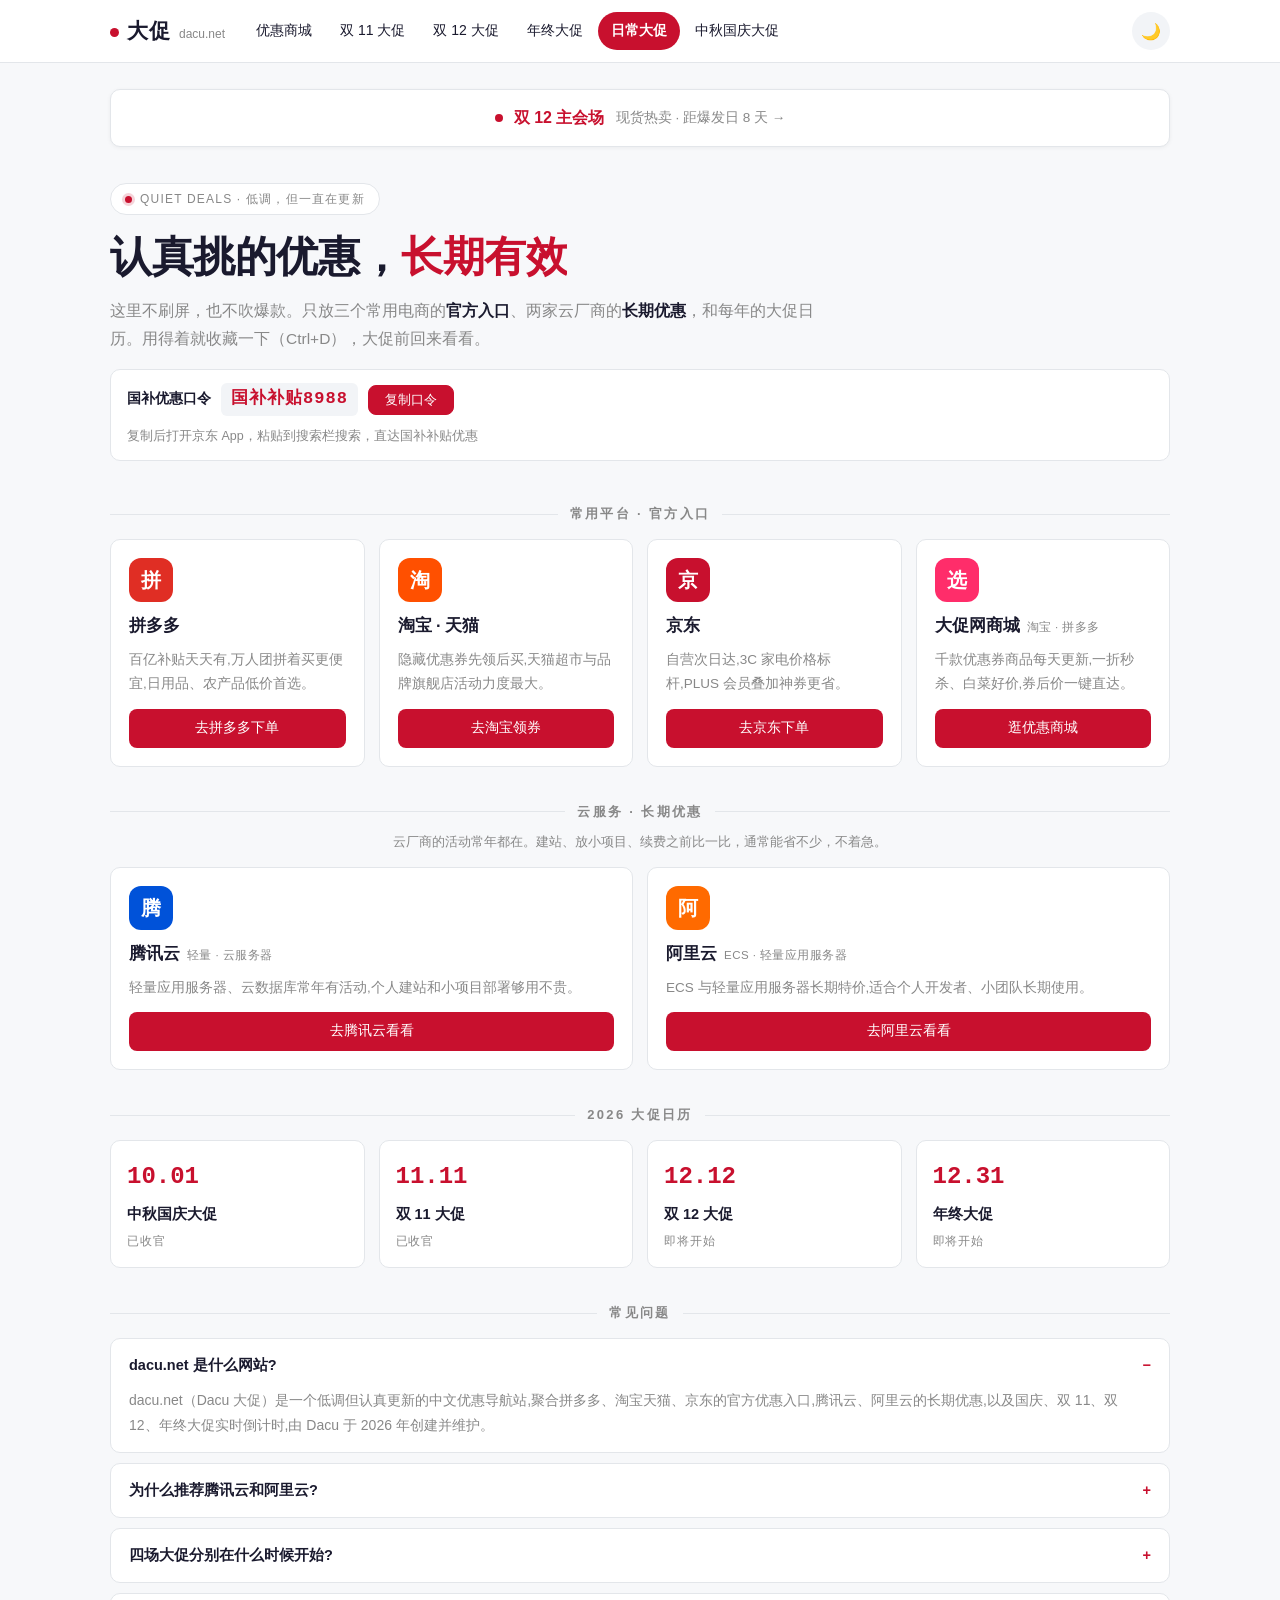
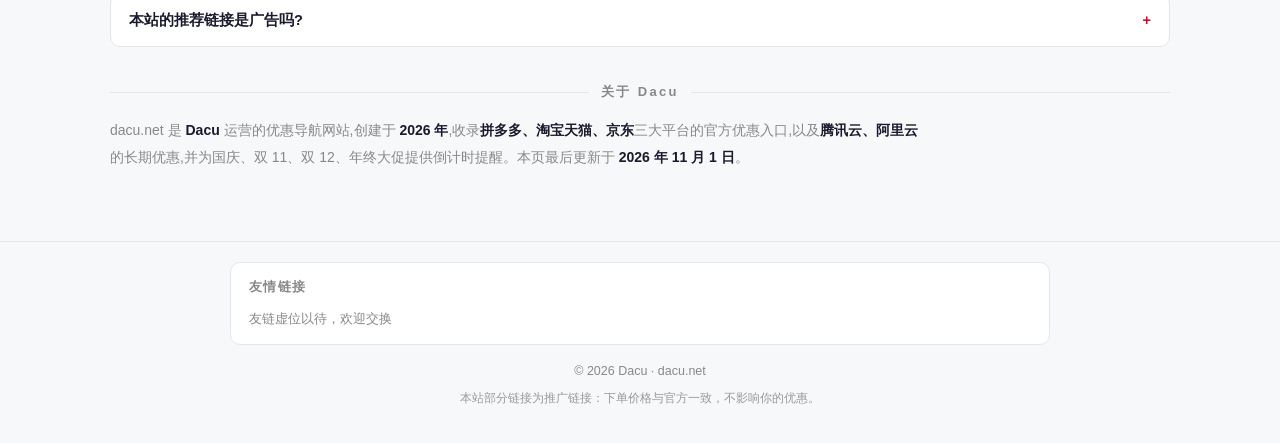
<file: index.html>
<!DOCTYPE html>
<html lang="zh-CN">
<head>
<meta charset="UTF-8">
<meta name="viewport" content="width=device-width,initial-scale=1,viewport-fit=cover">
<meta name="color-scheme" content="light dark">
<meta name="theme-color" content="#c8102e">
<meta name="description" content="dacu.net（Dacu 大促）是一个低调但认真更新的优惠导航站：聚合拼多多、淘宝天猫、京东官方优惠入口，腾讯云、阿里云长期优惠，以及国庆、双 11、双 12 大促倒计时。用得着就收藏，大促前回来看。">
<meta name="keywords" content="dacu.net,大促,优惠导航,隐藏优惠券,拼多多优惠,淘宝优惠券,京东优惠券,腾讯云优惠,阿里云优惠,云服务器优惠,双11,双12">
<meta name="applicable-device" content="pc,mobile">
<meta name="format-detection" content="telephone=no">
<meta name="robots" content="index,follow">
<meta name="baidu-site-verification" content="codeva-REwXBmZElb" />
<meta property="og:site_name" content="Dacu 大促">
<meta property="og:title" content="Dacu 大促 · 认真挑的优惠导航">
<meta property="og:description" content="拼多多、淘宝天猫、京东官方优惠入口，腾讯云、阿里云长期优惠，国庆 / 双 11 / 双 12 / 年终大促实时倒计时。">
<meta property="og:type" content="website">
<meta property="og:url" content="https://dacu.net/">
<meta property="og:locale" content="zh_CN">
<meta property="og:image" content="https://dacu.net/assets/og-cover.png">
<meta property="og:image:width" content="1200">
<meta property="og:image:height" content="630">
<meta name="twitter:card" content="summary_large_image">
<link rel="canonical" href="https://dacu.net/">
<link rel="icon" href="data:image/svg+xml,%3Csvg xmlns='http://www.w3.org/2000/svg' viewBox='0 0 64 64'%3E%3Cdefs%3E%3ClinearGradient id='g' x1='0' y1='0' x2='1' y2='1'%3E%3Cstop offset='0' stop-color='%23c8102e'/%3E%3Cstop offset='1' stop-color='%23ffb800'/%3E%3C/linearGradient%3E%3C/defs%3E%3Crect width='64' height='64' rx='14' fill='url(%23g)'/%3E%3Ctext x='32' y='45' font-family='Arial,sans-serif' font-size='38' font-weight='800' fill='%23fff' text-anchor='middle'%3ED%3C/text%3E%3C/svg%3E">
<link rel="stylesheet" href="./assets/style.css?v=6">
<title>Dacu 大促 | 电商优惠入口 + 云服务长期优惠 - dacu.net</title>
<script type="application/ld+json">
{
  "@context": "https://schema.org",
  "@graph": [
    {
      "@type": "WebSite",
      "@id": "https://dacu.net/#website",
      "url": "https://dacu.net/",
      "name": "Dacu 大促",
      "alternateName": "dacu.net",
      "inLanguage": "zh-CN",
      "description": "中文优惠导航:聚合拼多多、淘宝天猫、京东官方优惠入口,腾讯云、阿里云长期优惠,以及国庆、双 11、双 12、年终大促实时倒计时。",
      "publisher": { "@id": "https://dacu.net/#org" }
    },
    {
      "@type": "Organization",
      "@id": "https://dacu.net/#org",
      "name": "Dacu",
      "url": "https://dacu.net/",
      "logo": "https://dacu.net/assets/og-cover.png",
      "description": "Dacu 运营优惠导航网站 dacu.net,聚焦电商大促与云服务优惠信息。"
    },
    {
      "@type": "ItemList",
      "@id": "https://dacu.net/#platforms",
      "name": "官方优惠入口",
      "itemListElement": [
        { "@type": "ListItem", "position": 1, "name": "拼多多优惠入口", "url": "https://p.pinduoduo.com/bQikaBFL?sc=EFAC" },
        { "@type": "ListItem", "position": 2, "name": "淘宝·天猫优惠入口", "url": "https://m.tb.cn/h.8M48mMi" },
        { "@type": "ListItem", "position": 3, "name": "京东优惠入口", "url": "https://u.jd.com/x66CSQ3" },
        { "@type": "ListItem", "position": 4, "name": "优惠商城(淘宝·拼多多精选商品库)", "url": "https://dacu.net/shangcheng.html" },
        { "@type": "ListItem", "position": 5, "name": "腾讯云优惠入口", "url": "https://curl.qcloud.com/LZGCNN3o" },
        { "@type": "ListItem", "position": 6, "name": "阿里云优惠入口", "url": "https://www.aliyun.com/activity/ecs/99program?source=5176.29345612&userCode=0mdh6zq2" }
      ]
    },
    {
      "@type": "ItemList",
      "@id": "https://dacu.net/#promos",
      "name": "2026 年大促日历",
      "itemListElement": [
        {
          "@type": "ListItem",
          "position": 1,
          "item": {
            "@type": "Event", "name": "2026 中秋国庆大促",
            "startDate": "2026-10-01T00:00:00+08:00", "endDate": "2026-10-07T23:59:59+08:00",
            "eventAttendanceMode": "https://schema.org/OnlineEventAttendanceMode",
            "eventStatus": "https://schema.org/EventScheduled",
            "location": { "@type": "VirtualLocation", "url": "https://dacu.net/guoqing.html" },
            "organizer": { "@id": "https://dacu.net/#org" },
            "url": "https://dacu.net/guoqing.html"
          }
        },
        {
          "@type": "ListItem",
          "position": 2,
          "item": {
            "@type": "Event", "name": "2026 双 11 大促",
            "startDate": "2026-11-11T00:00:00+08:00", "endDate": "2026-11-11T23:59:59+08:00",
            "eventAttendanceMode": "https://schema.org/OnlineEventAttendanceMode",
            "eventStatus": "https://schema.org/EventScheduled",
            "location": { "@type": "VirtualLocation", "url": "https://dacu.net/shuang11.html" },
            "organizer": { "@id": "https://dacu.net/#org" },
            "url": "https://dacu.net/shuang11.html"
          }
        },
        {
          "@type": "ListItem",
          "position": 3,
          "item": {
            "@type": "Event", "name": "2026 双 12 大促",
            "startDate": "2026-12-12T00:00:00+08:00", "endDate": "2026-12-12T23:59:59+08:00",
            "eventAttendanceMode": "https://schema.org/OnlineEventAttendanceMode",
            "eventStatus": "https://schema.org/EventScheduled",
            "location": { "@type": "VirtualLocation", "url": "https://dacu.net/shuang12.html" },
            "organizer": { "@id": "https://dacu.net/#org" },
            "url": "https://dacu.net/shuang12.html"
          }
        },
        {
          "@type": "ListItem",
          "position": 4,
          "item": {
            "@type": "Event", "name": "2026-2027 年终大促(跨年场)",
            "startDate": "2026-12-31T20:00:00+08:00", "endDate": "2027-01-01T23:59:59+08:00",
            "eventAttendanceMode": "https://schema.org/OnlineEventAttendanceMode",
            "eventStatus": "https://schema.org/EventScheduled",
            "location": { "@type": "VirtualLocation", "url": "https://dacu.net/nianzhong.html" },
            "organizer": { "@id": "https://dacu.net/#org" },
            "url": "https://dacu.net/nianzhong.html"
          }
        }
      ]
    },
    {
      "@type": "FAQPage",
      "@id": "https://dacu.net/#faq",
      "mainEntity": [
        {
          "@type": "Question", "name": "dacu.net 是什么网站?",
          "acceptedAnswer": { "@type": "Answer", "text": "dacu.net(Dacu 大促)是一个低调但认真更新的中文优惠导航站,聚合拼多多、淘宝天猫、京东的官方优惠入口,腾讯云、阿里云的长期优惠,以及国庆、双 11、双 12、年终大促实时倒计时,由 Dacu 于 2026 年创建并维护。" }
        },
        {
          "@type": "Question", "name": "为什么推荐腾讯云和阿里云?",
          "acceptedAnswer": { "@type": "Answer", "text": "云厂商的优惠是长期的、年年都有的。个人建站、部署小项目、做备份,这两家都够用;购买前对比一下活动价,通常比直接下单便宜不少。" }
        },
        {
          "@type": "Question", "name": "四场大促分别在什么时候开始?",
          "acceptedAnswer": { "@type": "Answer", "text": "中秋国庆大促每年 10 月 1 日开启;双 11 大促各平台一般 10 月中下旬陆续开卖,11 月 11 日为最终爆发日;双 12 大促 12 月 12 日开启;年终大促 12 月 31 日 20:00 跨年场开抢,1 月 2 日收官。对应页面提供实时倒计时,开始与结束会自动切换提醒。" }
        },
        {
          "@type": "Question", "name": "本站的推荐链接是广告吗?",
          "acceptedAnswer": { "@type": "Answer", "text": "部分链接为推广链接。下单价格与官方一致,不影响你的优惠。" }
        }
      ]
    }
  ]
}
</script>
</head>
<body class="theme-daily">

<header class="site-header">
  <div class="header-inner">
    <a class="brand" href="./index.html"><b>大促</b><span>dacu.net</span></a>
    <nav class="nav" aria-label="大促导航">
      <a class="pill" href="./shangcheng.html">优惠商城</a>
      <a class="pill" href="./shuang11.html">双 11 大促</a>
      <a class="pill" href="./shuang12.html">双 12 大促</a>
      <a class="pill" href="./nianzhong.html">年终大促</a>
      <a class="pill active" href="./index.html" aria-current="page">日常大促</a>
      <a class="pill" href="./guoqing.html">中秋国庆大促</a>
    </nav>
    <button id="themeToggle" onclick="toggleTheme()" title="切换深色模式">🌙</button>
  </div>
</header>

<main>
  <div class="wrap">

    <a id="promoBanner" class="pbanner" hidden></a>

    <div class="hero">
      <div class="badge"><span class="dot"></span><span>QUIET DEALS · 低调，但一直在更新</span></div>
      <h1>认真挑的优惠，<span class="ac">长期有效</span><span class="cur">_</span></h1>
      <p class="lede">这里不刷屏，也不吹爆款。只放三个常用电商的<b>官方入口</b>、两家云厂商的<b>长期优惠</b>，和每年的大促日历。用得着就收藏一下（Ctrl+D），大促前回来看看。</p>

    <div class="kouling" role="group" aria-label="国补优惠口令">
      <span class="kl-label">国补优惠口令</span>
      <code class="kl-code">国补补贴8988</code>
      <button type="button" class="kl-btn" data-copy="国补补贴8988">复制口令</button>
      <span class="kl-hint">复制后打开京东 App，粘贴到搜索栏搜索，直达国补补贴优惠</span>
    </div>
    </div>

    <!-- 电商平台入口 -->
    <section class="sec" aria-label="电商平台入口">
      <h2 class="st">常用平台 · 官方入口</h2>
      <div class="cards">
        <article class="card">
          <div class="plogo pdd" aria-hidden="true">拼</div>
          <h3>拼多多</h3>
          <p>百亿补贴天天有,万人团拼着买更便宜,日用品、农产品低价首选。</p>
          <a class="btn" href="https://p.pinduoduo.com/bQikaBFL?sc=EFAC" target="_blank" rel="sponsored nofollow noopener">去拼多多下单</a>
        </article>
        <article class="card">
          <div class="plogo tb" aria-hidden="true">淘</div>
          <h3>淘宝 · 天猫</h3>
          <p>隐藏优惠券先领后买,天猫超市与品牌旗舰店活动力度最大。</p>
          <a class="btn" href="https://m.tb.cn/h.8M48mMi" target="_blank" rel="sponsored nofollow noopener">去淘宝领券</a>
        </article>
        <article class="card">
          <div class="plogo jd" aria-hidden="true">京</div>
          <h3>京东</h3>
          <p>自营次日达,3C 家电价格标杆,PLUS 会员叠加神券更省。</p>
          <a class="btn" href="https://u.jd.com/x66CSQ3" target="_blank" rel="sponsored nofollow noopener">去京东下单</a>
        </article>
        <article class="card">
          <div class="plogo dt" aria-hidden="true">选</div>
          <h3>大促网商城 <small>淘宝 · 拼多多</small></h3>
          <p>千款优惠券商品每天更新,一折秒杀、白菜好价,券后价一键直达。</p>
          <a class="btn" href="./shangcheng.html">逛优惠商城</a>
        </article>
      </div>
    </section>

    <!-- 云服务长期优惠（腾讯云 / 阿里云 CPS） -->
    <section class="sec" aria-label="云服务长期优惠">
      <h2 class="st">云服务 · 长期优惠</h2>
      <p class="sec-note">云厂商的活动常年都在。建站、放小项目、续费之前比一比，通常能省不少，不着急。</p>
      <div class="cards">
        <article class="card">
          <div class="plogo tc" aria-hidden="true">腾</div>
          <h3>腾讯云 <small>轻量 · 云服务器</small></h3>
          <p>轻量应用服务器、云数据库常年有活动,个人建站和小项目部署够用不贵。</p>
          <!-- ★ 腾讯云 CPS 专属推广链接 -->
          <a class="btn" href="https://curl.qcloud.com/LZGCNN3o" target="_blank" rel="sponsored nofollow noopener">去腾讯云看看</a>
        </article>
        <article class="card">
          <div class="plogo ali" aria-hidden="true">阿</div>
          <h3>阿里云 <small>ECS · 轻量应用服务器</small></h3>
          <p>ECS 与轻量应用服务器长期特价,适合个人开发者、小团队长期使用。</p>
          <!-- ★ 阿里云 CPS 专属推广链接 -->
          <a class="btn" href="https://www.aliyun.com/activity/ecs/99program?source=5176.29345612&amp;userCode=0mdh6zq2" target="_blank" rel="sponsored nofollow noopener">去阿里云看看</a>
        </article>
      </div>
    </section>

    <!-- 大促日历(站内互链) -->
    <section class="sec" aria-label="大促日历">
      <h2 class="st">2026 大促日历</h2>
      <div class="cal">
        <a href="./guoqing.html" data-start="2026-10-01T00:00:00+08:00" data-end="2026-10-08T00:00:00+08:00"><span class="date">10.01</span><span class="name">中秋国庆大促</span><span class="status">即将开始</span></a>
        <a href="./shuang11.html" data-start="2026-11-11T00:00:00+08:00" data-end="2026-11-12T00:00:00+08:00"><span class="date">11.11</span><span class="name">双 11 大促</span><span class="status">即将开始</span></a>
        <a href="./shuang12.html" data-start="2026-12-12T00:00:00+08:00" data-end="2026-12-13T00:00:00+08:00"><span class="date">12.12</span><span class="name">双 12 大促</span><span class="status">即将开始</span></a>
        <a href="./nianzhong.html" data-start="2026-12-31T20:00:00+08:00" data-end="2027-01-02T00:00:00+08:00"><span class="date">12.31</span><span class="name">年终大促</span><span class="status">即将开始</span></a>
      </div>
    </section>

    <!-- 常见问题(SEO/GEO) -->
    <section class="sec" aria-label="常见问题">
      <h2 class="st">常见问题</h2>
      <div class="faq">
        <details open>
          <summary>dacu.net 是什么网站?</summary>
          <p>dacu.net（Dacu 大促）是一个低调但认真更新的中文优惠导航站,聚合拼多多、淘宝天猫、京东的官方优惠入口,腾讯云、阿里云的长期优惠,以及国庆、双 11、双 12、年终大促实时倒计时,由 Dacu 于 2026 年创建并维护。</p>
        </details>
        <details>
          <summary>为什么推荐腾讯云和阿里云?</summary>
          <p>云厂商的优惠是长期的、年年都有的。个人建站、部署小项目、做备份,这两家都够用;购买前对比一下活动价,通常比直接下单便宜不少。</p>
        </details>
        <details>
          <summary>四场大促分别在什么时候开始?</summary>
          <p>中秋国庆大促每年 10 月 1 日开启;双 11 大促各平台一般 10 月中下旬陆续开卖,11 月 11 日为最终爆发日;双 12 大促 12 月 12 日开启;年终大促 12 月 31 日 20:00 跨年场开抢,1 月 2 日收官。对应页面提供实时倒计时,开始与结束会自动切换提醒。</p>
        </details>
        <details>
          <summary>本站的推荐链接是广告吗?</summary>
          <p>部分链接为推广链接。下单价格与官方一致,不影响你的优惠。</p>
        </details>
      </div>
    </section>

    <!-- 关于(GEO 实体信息) -->
    <section class="sec" aria-label="关于">
      <h2 class="st">关于 Dacu</h2>
      <p class="about">dacu.net 是 <b>Dacu</b> 运营的优惠导航网站,创建于 <b>2026 年</b>,收录<b>拼多多、淘宝天猫、京东</b>三大平台的官方优惠入口,以及<b>腾讯云、阿里云</b>的长期优惠,并为国庆、双 11、双 12、年终大促提供倒计时提醒。本页最后更新于 <b>2026 年 11 月 1 日</b>。</p>
    </section>
  </div>
</main>

<footer>
    <!-- FRIEND-LINKS:START -->
    <div class="friend-links">
      <h2>友情链接</h2>
      <ul class="fl-list">
        <li class="fl-empty">友链虚位以待，欢迎交换</li>
      </ul>
    </div>
    <!-- FRIEND-LINKS:END -->
  © <span id="y"></span> Dacu · <a href="https://dacu.net/">dacu.net</a>
  <p class="disclosure">本站部分链接为推广链接：下单价格与官方一致，不影响你的优惠。</p>
</footer>

<script src="./assets/site.js?v=7" defer></script>
</body>
</html>
</file>
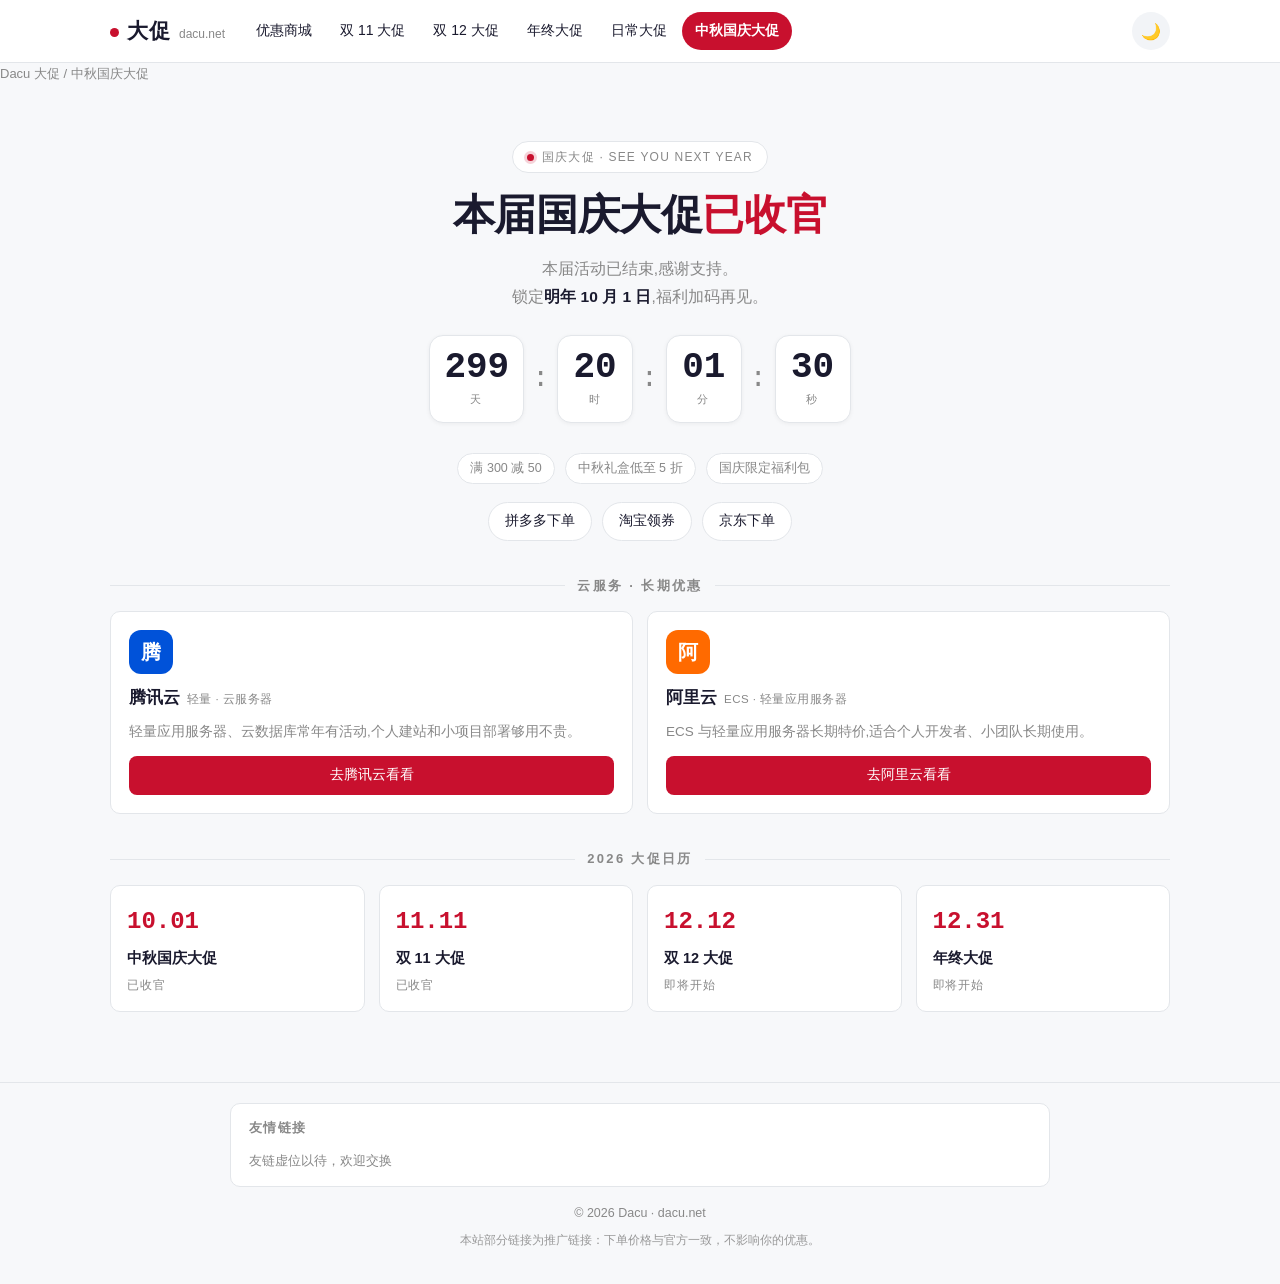
<file: guoqing.html>
<!DOCTYPE html>
<html lang="zh-CN">
<head>
<meta charset="UTF-8">
<meta name="viewport" content="width=device-width,initial-scale=1,viewport-fit=cover">
<meta name="color-scheme" content="light dark">
<meta name="theme-color" content="#c8102e">
<meta name="description" content="2026 中秋国庆大促 10 月 1 日 00:00 准时开抢:满 300 减 50、中秋礼盒低至 5 折、国庆限定福利。Dacu 大促提供实时倒计时与拼多多、淘宝天猫、京东官方优惠入口,以及腾讯云、阿里云长期优惠。">
<meta name="keywords" content="国庆大促,中秋大促,国庆节优惠,大促倒计时,满300减50,拼多多优惠,淘宝优惠券,京东优惠券">
<meta name="applicable-device" content="pc,mobile">
<meta name="format-detection" content="telephone=no">
<meta name="robots" content="index,follow">
<meta name="baidu-site-verification" content="codeva-REwXBmZElb" />
<meta property="og:site_name" content="Dacu 大促">
<meta property="og:title" content="中秋国庆大促 · 10月1日开启">
<meta property="og:description" content="满 300 减 50、中秋礼盒低至 5 折、国庆限定福利,实时倒计时,提前锁定全年低价。">
<meta property="og:type" content="website">
<meta property="og:url" content="https://dacu.net/guoqing.html">
<meta property="og:locale" content="zh_CN">
<meta property="og:image" content="https://dacu.net/assets/og-cover.png">
<meta name="twitter:card" content="summary_large_image">
<link rel="canonical" href="https://dacu.net/guoqing.html">
<link rel="icon" href="data:image/svg+xml,%3Csvg xmlns='http://www.w3.org/2000/svg' viewBox='0 0 64 64'%3E%3Cdefs%3E%3ClinearGradient id='g' x1='0' y1='0' x2='1' y2='1'%3E%3Cstop offset='0' stop-color='%23c8102e'/%3E%3Cstop offset='1' stop-color='%23ffb800'/%3E%3C/linearGradient%3E%3C/defs%3E%3Crect width='64' height='64' rx='14' fill='url(%23g)'/%3E%3Ctext x='32' y='45' font-family='Arial,sans-serif' font-size='38' font-weight='800' fill='%23fff' text-anchor='middle'%3ED%3C/text%3E%3C/svg%3E">
<link rel="stylesheet" href="./assets/style.css?v=6">
<title>中秋国庆大促 · 10月1日开启 | Dacu 大促</title>
<script type="application/ld+json">
{
  "@context": "https://schema.org",
  "@graph": [
    {
      "@type": "WebPage",
      "@id": "https://dacu.net/guoqing.html#webpage",
      "url": "https://dacu.net/guoqing.html",
      "name": "中秋国庆大促 · 10月1日开启 | Dacu 大促",
      "inLanguage": "zh-CN",
      "isPartOf": { "@id": "https://dacu.net/#website" },
      "about": { "@id": "https://dacu.net/guoqing.html#event" }
    },
    {
      "@type": "BreadcrumbList",
      "itemListElement": [
        { "@type": "ListItem", "position": 1, "name": "Dacu 大促", "item": "https://dacu.net/" },
        { "@type": "ListItem", "position": 2, "name": "中秋国庆大促", "item": "https://dacu.net/guoqing.html" }
      ]
    },
    {
      "@type": "Event",
      "@id": "https://dacu.net/guoqing.html#event",
      "name": "2026 中秋国庆大促",
      "description": "满 300 减 50、中秋礼盒低至 5 折、国庆限定福利,10 月 1 日 00:00 准时开抢。",
      "startDate": "2026-10-01T00:00:00+08:00",
      "endDate": "2026-10-07T23:59:59+08:00",
      "eventAttendanceMode": "https://schema.org/OnlineEventAttendanceMode",
      "eventStatus": "https://schema.org/EventScheduled",
      "location": { "@type": "VirtualLocation", "url": "https://dacu.net/guoqing.html" },
      "organizer": { "@id": "https://dacu.net/#organizer" },
      "url": "https://dacu.net/guoqing.html"
    }
  ]
}
</script>
</head>
<body class="theme-guoqing">

<header class="site-header">
  <div class="header-inner">
    <a class="brand" href="./index.html"><b>大促</b><span>dacu.net</span></a>
    <nav class="nav" aria-label="大促导航">
      <a class="pill" href="./shangcheng.html">优惠商城</a>
      <a class="pill" href="./shuang11.html">双 11 大促</a>
      <a class="pill" href="./shuang12.html">双 12 大促</a>
      <a class="pill" href="./nianzhong.html">年终大促</a>
      <a class="pill" href="./index.html">日常大促</a>
      <a class="pill active" href="./guoqing.html" aria-current="page">中秋国庆大促</a>
    </nav>
    <button id="themeToggle" onclick="toggleTheme()" title="切换深色模式">🌙</button>
  </div>
</header>

<main>
  <p class="crumbs"><a href="./index.html">Dacu 大促</a> / 中秋国庆大促</p>
  <div class="wrap">
    <div id="stage" class="stage"
         data-start="2026-10-01T00:00:00+08:00" data-end="2026-10-08T00:00:00+08:00"
         data-soon-badge="国庆大促 · COMING SOON"
         data-soon-line1="中秋国庆大促即将" data-soon-line2="启动"
         data-soon-lede="10 月 1 日 00:00 准时开抢。&lt;br&gt;准备好&lt;b&gt;全网最低价&lt;/b&gt;与&lt;b&gt;国庆专属福利&lt;/b&gt;。"
         data-live-badge="国庆大促 · LIVE NOW"
         data-live-line1="中秋国庆大促" data-live-line2="开抢中"
         data-live-lede="活动进行中!&lt;br&gt;&lt;b&gt;全网最低价&lt;/b&gt;与&lt;b&gt;国庆专属福利&lt;/b&gt;等你来。"
         data-ended-badge="国庆大促 · SEE YOU NEXT YEAR"
         data-ended-line1="本届国庆大促" data-ended-line2="已收官"
         data-ended-lede="本届活动已结束,感谢支持。&lt;br&gt;锁定&lt;b&gt;明年 10 月 1 日&lt;/b&gt;,福利加码再见。"
         data-title-prefix="国庆大促"
         data-title-live="国庆大促进行中! | Dacu 大促"
         data-title-ended="国庆大促明年见! | Dacu 大促">
      <div class="badge"><span class="dot" id="badgeDot"></span><span id="badge">国庆大促 · COMING SOON</span></div>
      <h1><span id="line1">中秋国庆大促即将</span><span class="ac"><span id="line2">启动</span></span><span class="cur">_</span></h1>
      <p class="lede" id="lede">10 月 1 日 00:00 准时开抢。<br>准备好<b>全网最低价</b>与<b>国庆专属福利</b>。</p>
      <div class="cd" aria-label="开抢倒计时">
        <div class="c"><span class="n" id="d">--</span><span class="l">天</span></div><span class="s">:</span>
        <div class="c"><span class="n" id="h">--</span><span class="l">时</span></div><span class="s">:</span>
        <div class="c"><span class="n" id="m">--</span><span class="l">分</span></div><span class="s">:</span>
        <div class="c"><span class="n" id="s">--</span><span class="l">秒</span></div>
      </div>
    </div>

    <div class="hints">
      <span>满 300 减 50</span><span>中秋礼盒低至 5 折</span><span>国庆限定福利包</span>
    </div>

    <!-- 平台快捷入口 -->
    <div class="plinks">
      <a href="https://p.pinduoduo.com/bQikaBFL?sc=EFAC" target="_blank" rel="sponsored nofollow noopener">拼多多下单</a>
      <a href="https://m.tb.cn/h.8M48mMi" target="_blank" rel="sponsored nofollow noopener">淘宝领券</a>
      <a href="https://u.jd.com/x66CSQ3" target="_blank" rel="sponsored nofollow noopener">京东下单</a>
    </div>


    <!-- 云服务长期优惠（腾讯云 / 阿里云 CPS） -->
    <section class="sec" aria-label="云服务长期优惠">
      <h2 class="st">云服务 · 长期优惠</h2>
      <div class="cards">
        <article class="card">
          <div class="plogo tc" aria-hidden="true">腾</div>
          <h3>腾讯云 <small>轻量 · 云服务器</small></h3>
          <p>轻量应用服务器、云数据库常年有活动,个人建站和小项目部署够用不贵。</p>
          <!-- ★ 腾讯云 CPS 专属推广链接 -->
          <a class="btn" href="https://curl.qcloud.com/LZGCNN3o" target="_blank" rel="sponsored nofollow noopener">去腾讯云看看</a>
        </article>
        <article class="card">
          <div class="plogo ali" aria-hidden="true">阿</div>
          <h3>阿里云 <small>ECS · 轻量应用服务器</small></h3>
          <p>ECS 与轻量应用服务器长期特价,适合个人开发者、小团队长期使用。</p>
          <!-- ★ 阿里云 CPS 专属推广链接 -->
          <a class="btn" href="https://www.aliyun.com/activity/ecs/99program?source=5176.29345612&amp;userCode=0mdh6zq2" target="_blank" rel="sponsored nofollow noopener">去阿里云看看</a>
        </article>
      </div>
    </section>

    <section class="sec" aria-label="其他大促">
      <h2 class="st">2026 大促日历</h2>
      <div class="cal">
        <a href="./guoqing.html" data-start="2026-10-01T00:00:00+08:00" data-end="2026-10-08T00:00:00+08:00"><span class="date">10.01</span><span class="name">中秋国庆大促</span><span class="status">即将开始</span></a>
        <a href="./shuang11.html" data-start="2026-11-11T00:00:00+08:00" data-end="2026-11-12T00:00:00+08:00"><span class="date">11.11</span><span class="name">双 11 大促</span><span class="status">即将开始</span></a>
        <a href="./shuang12.html" data-start="2026-12-12T00:00:00+08:00" data-end="2026-12-13T00:00:00+08:00"><span class="date">12.12</span><span class="name">双 12 大促</span><span class="status">即将开始</span></a>
        <a href="./nianzhong.html" data-start="2026-12-31T20:00:00+08:00" data-end="2027-01-02T00:00:00+08:00"><span class="date">12.31</span><span class="name">年终大促</span><span class="status">即将开始</span></a>
      </div>
    </section>
  </div>
</main>

<footer>
    <!-- FRIEND-LINKS:START -->
    <div class="friend-links">
      <h2>友情链接</h2>
      <ul class="fl-list">
        <li class="fl-empty">友链虚位以待，欢迎交换</li>
      </ul>
    </div>
    <!-- FRIEND-LINKS:END -->
  © <span id="y"></span> Dacu · <a href="https://dacu.net/">dacu.net</a>
  <p class="disclosure">本站部分链接为推广链接：下单价格与官方一致，不影响你的优惠。</p>
</footer>

<script src="./assets/site.js?v=7" defer></script>
</body>
</html>
</file>
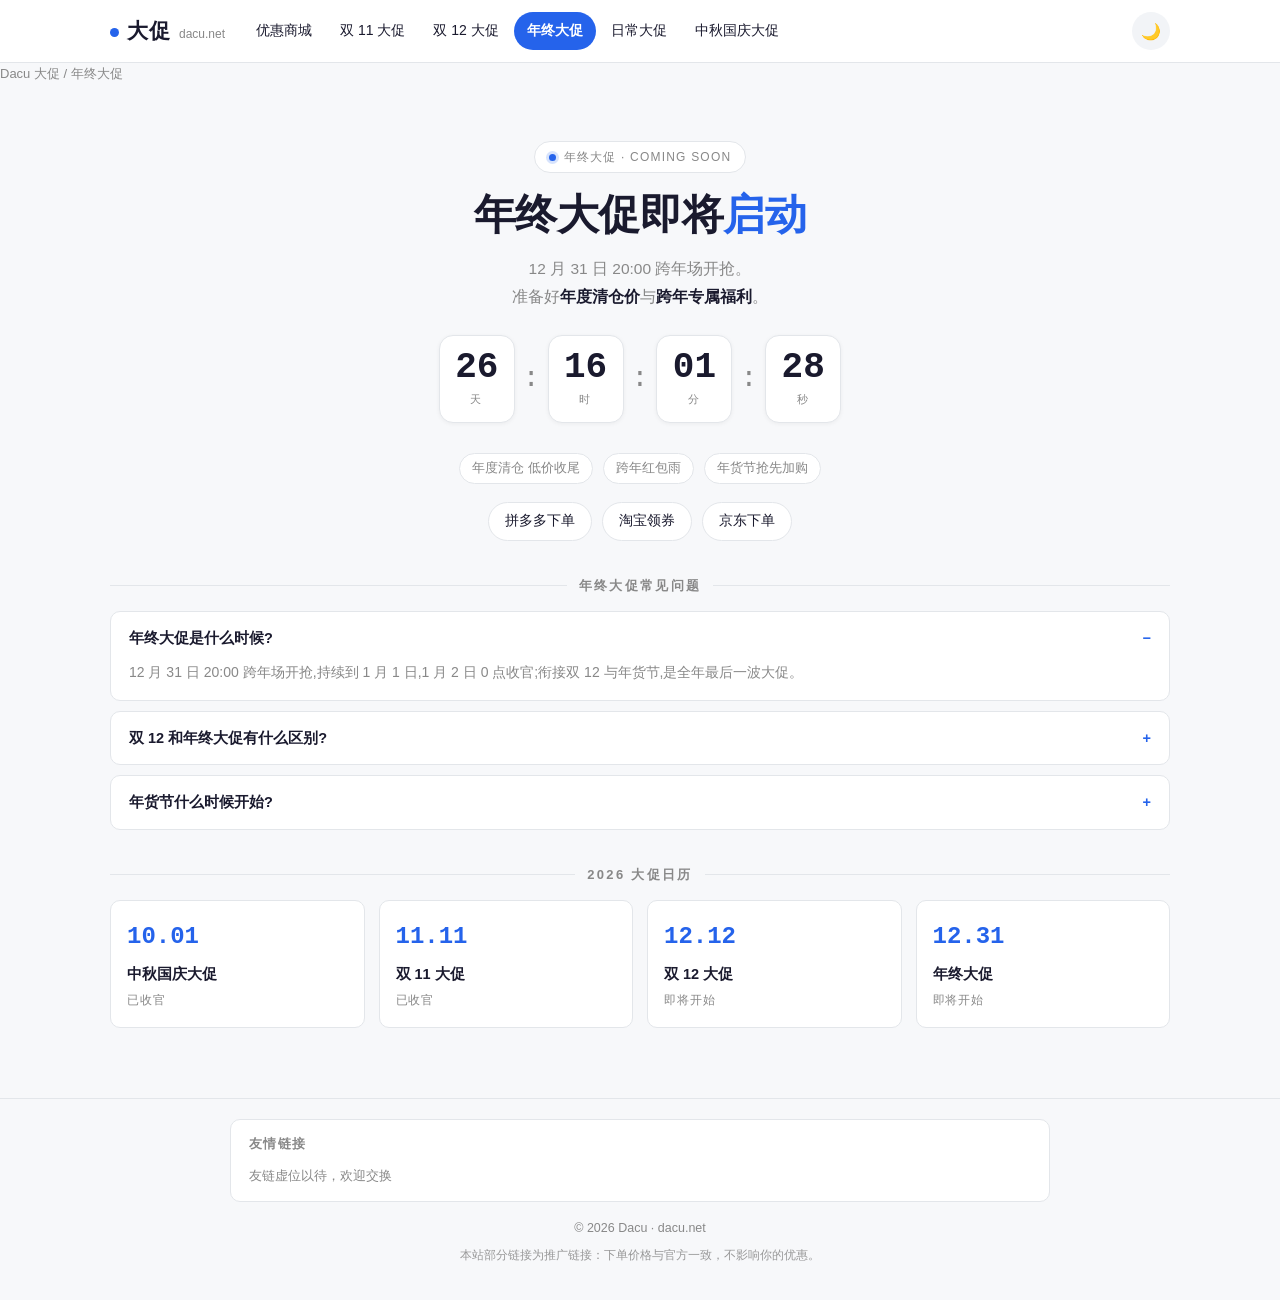
<file: nianzhong.html>
<!DOCTYPE html>
<html lang="zh-CN">
<head>
<meta charset="UTF-8">
<meta name="viewport" content="width=device-width,initial-scale=1,viewport-fit=cover">
<meta name="color-scheme" content="light dark">
<meta name="theme-color" content="#2563eb">
<meta name="description" content="2026-2027 年终大促(跨年场)12 月 31 日 20:00 开抢:年度清仓、跨年红包雨、年货节抢先加购。Dacu 大促提供实时倒计时与拼多多、淘宝天猫、京东官方优惠入口。">
<meta name="keywords" content="年终大促,跨年大促,元旦优惠,年度清仓,跨年红包,年货节,大促倒计时,拼多多优惠,淘宝优惠券,京东优惠券">
<meta name="applicable-device" content="pc,mobile">
<meta name="format-detection" content="telephone=no">
<meta name="robots" content="index,follow">
<meta name="baidu-site-verification" content="codeva-REwXBmZElb" />
<meta property="og:site_name" content="Dacu 大促">
<meta property="og:title" content="年终大促 · 12月31日跨年场开抢">
<meta property="og:description" content="年度清仓、跨年红包雨、年货节抢先加购,实时倒计时,锁定全年最后一波低价。">
<meta property="og:type" content="website">
<meta property="og:url" content="https://dacu.net/nianzhong.html">
<meta property="og:locale" content="zh_CN">
<meta property="og:image" content="https://dacu.net/assets/og-cover.png">
<meta name="twitter:card" content="summary_large_image">
<link rel="canonical" href="https://dacu.net/nianzhong.html">
<link rel="icon" href="data:image/svg+xml,%3Csvg xmlns='http://www.w3.org/2000/svg' viewBox='0 0 64 64'%3E%3Cdefs%3E%3ClinearGradient id='g' x1='0' y1='0' x2='1' y2='1'%3E%3Cstop offset='0' stop-color='%232563eb'/%3E%3Cstop offset='1' stop-color='%23f59e0b'/%3E%3C/linearGradient%3E%3C/defs%3E%3Crect width='64' height='64' rx='14' fill='url(%23g)'/%3E%3Ctext x='32' y='45' font-family='Arial,sans-serif' font-size='38' font-weight='800' fill='%23fff' text-anchor='middle'%3ED%3C/text%3E%3C/svg%3E">
<link rel="stylesheet" href="./assets/style.css?v=6">
<title>年终大促倒计时 · 12月31日跨年场 | Dacu 大促</title>
<script type="application/ld+json">
{
  "@context": "https://schema.org",
  "@graph": [
    {
      "@type": "WebPage",
      "@id": "https://dacu.net/nianzhong.html#webpage",
      "url": "https://dacu.net/nianzhong.html",
      "name": "年终大促倒计时 · 12月31日跨年场 | Dacu 大促",
      "inLanguage": "zh-CN",
      "isPartOf": { "@id": "https://dacu.net/#website" },
      "about": { "@id": "https://dacu.net/nianzhong.html#event" }
    },
    {
      "@type": "BreadcrumbList",
      "itemListElement": [
        { "@type": "ListItem", "position": 1, "name": "Dacu 大促", "item": "https://dacu.net/" },
        { "@type": "ListItem", "position": 2, "name": "年终大促", "item": "https://dacu.net/nianzhong.html" }
      ]
    },
    {
      "@type": "FAQPage",
      "@id": "https://dacu.net/nianzhong.html#faq",
      "mainEntity": [
        {
          "@type": "Question", "name": "年终大促是什么时候?",
          "acceptedAnswer": { "@type": "Answer", "text": "12 月 31 日 20:00 跨年场开抢,持续到 1 月 1 日,1 月 2 日 0 点收官;衔接双 12 与年货节,是全年最后一波大促。" }
        },
        {
          "@type": "Question", "name": "双 12 和年终大促有什么区别?",
          "acceptedAnswer": { "@type": "Answer", "text": "双 12 是 12 月 12 日的平台大促;年终大促主打跨年狂欢与年度清仓,很多商品在年末最后几天触底,适合囤年货、换新和清购物车。" }
        },
        {
          "@type": "Question", "name": "年货节什么时候开始?",
          "acceptedAnswer": { "@type": "Answer", "text": "跨年之后,各平台年货节在腊月陆续开启。收藏本站,大促前回来看倒计时和优惠入口。" }
        }
      ]
    },
    {
      "@type": "Event",
      "@id": "https://dacu.net/nianzhong.html#event",
      "name": "2026-2027 年终大促(跨年场)",
      "description": "年度清仓、跨年红包雨、年货节抢先加购,12 月 31 日 20:00 开抢,1 月 2 日 0 点收官。",
      "startDate": "2026-12-31T20:00:00+08:00",
      "endDate": "2027-01-01T23:59:59+08:00",
      "eventAttendanceMode": "https://schema.org/OnlineEventAttendanceMode",
      "eventStatus": "https://schema.org/EventScheduled",
      "location": { "@type": "VirtualLocation", "url": "https://dacu.net/nianzhong.html" },
      "organizer": { "@id": "https://dacu.net/#organizer" },
      "url": "https://dacu.net/nianzhong.html"
    }
  ]
}
</script>
</head>
<body class="theme-nianzhong">

<header class="site-header">
  <div class="header-inner">
    <a class="brand" href="./index.html"><b>大促</b><span>dacu.net</span></a>
    <nav class="nav" aria-label="大促导航">
      <a class="pill" href="./shangcheng.html">优惠商城</a>
      <a class="pill" href="./shuang11.html">双 11 大促</a>
      <a class="pill" href="./shuang12.html">双 12 大促</a>
      <a class="pill active" href="./nianzhong.html" aria-current="page">年终大促</a>
      <a class="pill" href="./index.html">日常大促</a>
      <a class="pill" href="./guoqing.html">中秋国庆大促</a>
    </nav>
    <button id="themeToggle" onclick="toggleTheme()" title="切换深色模式">🌙</button>
  </div>
</header>

<main>
  <p class="crumbs"><a href="./index.html">Dacu 大促</a> / 年终大促</p>
  <div class="wrap">
    <div id="stage" class="stage"
         data-start="2026-12-31T20:00:00+08:00" data-end="2027-01-02T00:00:00+08:00"
         data-soon-badge="年终大促 · COMING SOON"
         data-soon-line1="年终大促即将" data-soon-line2="启动"
         data-soon-lede="12 月 31 日 20:00 跨年场开抢。&lt;br&gt;准备好&lt;b&gt;年度清仓价&lt;/b&gt;与&lt;b&gt;跨年专属福利&lt;/b&gt;。"
         data-live-badge="年终大促 · LIVE NOW"
         data-live-line1="跨年狂欢" data-live-line2="开抢中"
         data-live-lede="跨年狂欢进行中!&lt;br&gt;&lt;b&gt;年度清仓价&lt;/b&gt;与&lt;b&gt;跨年专属福利&lt;/b&gt;等你来。"
         data-ended-badge="年终大促 · SEE YOU NEXT YEAR"
         data-ended-line1="本届年终大促" data-ended-line2="已收官"
         data-ended-lede="本届活动已结束,感谢支持。&lt;br&gt;锁定&lt;b&gt;明年 12 月 31 日&lt;/b&gt;,跨年再聚。"
         data-title-prefix="年终大促"
         data-title-live="年终大促跨年狂欢进行中! | Dacu 大促"
         data-title-ended="年终大促明年见! | Dacu 大促">
      <div class="badge"><span class="dot" id="badgeDot"></span><span id="badge">年终大促 · COMING SOON</span></div>
      <h1><span id="line1">年终大促即将</span><span class="ac"><span id="line2">启动</span></span><span class="cur">_</span></h1>
      <p class="lede" id="lede">12 月 31 日 20:00 跨年场开抢。<br>准备好<b>年度清仓价</b>与<b>跨年专属福利</b>。</p>
      <div class="cd" aria-label="开抢倒计时">
        <div class="c"><span class="n" id="d">--</span><span class="l">天</span></div><span class="s">:</span>
        <div class="c"><span class="n" id="h">--</span><span class="l">时</span></div><span class="s">:</span>
        <div class="c"><span class="n" id="m">--</span><span class="l">分</span></div><span class="s">:</span>
        <div class="c"><span class="n" id="s">--</span><span class="l">秒</span></div>
      </div>
    </div>

    <div class="hints">
      <span>年度清仓 低价收尾</span><span>跨年红包雨</span><span>年货节抢先加购</span>
    </div>

    <!-- 平台快捷入口 -->
    <div class="plinks">
      <a href="https://p.pinduoduo.com/bQikaBFL?sc=EFAC" target="_blank" rel="sponsored nofollow noopener">拼多多下单</a>
      <a href="https://m.tb.cn/h.8M48mMi" target="_blank" rel="sponsored nofollow noopener">淘宝领券</a>
      <a href="https://u.jd.com/x66CSQ3" target="_blank" rel="sponsored nofollow noopener">京东下单</a>
    </div>

    <!-- 常见问题 -->
    <section class="sec" aria-label="常见问题">
      <h2 class="st">年终大促常见问题</h2>
      <div class="faq">
        <details open>
          <summary>年终大促是什么时候?</summary>
          <p>12 月 31 日 20:00 跨年场开抢,持续到 1 月 1 日,1 月 2 日 0 点收官;衔接双 12 与年货节,是全年最后一波大促。</p>
        </details>
        <details>
          <summary>双 12 和年终大促有什么区别?</summary>
          <p>双 12 是 12 月 12 日的平台大促;年终大促主打跨年狂欢与年度清仓,很多商品在年末最后几天触底,适合囤年货、换新和清购物车。</p>
        </details>
        <details>
          <summary>年货节什么时候开始?</summary>
          <p>跨年之后,各平台年货节在腊月陆续开启。收藏本站,大促前回来看倒计时和优惠入口。</p>
        </details>
      </div>
    </section>

    <section class="sec" aria-label="其他大促">
      <h2 class="st">2026 大促日历</h2>
      <div class="cal">
        <a href="./guoqing.html" data-start="2026-10-01T00:00:00+08:00" data-end="2026-10-08T00:00:00+08:00"><span class="date">10.01</span><span class="name">中秋国庆大促</span><span class="status">即将开始</span></a>
        <a href="./shuang11.html" data-start="2026-11-11T00:00:00+08:00" data-end="2026-11-12T00:00:00+08:00"><span class="date">11.11</span><span class="name">双 11 大促</span><span class="status">即将开始</span></a>
        <a href="./shuang12.html" data-start="2026-12-12T00:00:00+08:00" data-end="2026-12-13T00:00:00+08:00"><span class="date">12.12</span><span class="name">双 12 大促</span><span class="status">即将开始</span></a>
        <a href="./nianzhong.html" data-start="2026-12-31T20:00:00+08:00" data-end="2027-01-02T00:00:00+08:00"><span class="date">12.31</span><span class="name">年终大促</span><span class="status">即将开始</span></a>
      </div>
    </section>
  </div>
</main>

<footer>
    <!-- FRIEND-LINKS:START -->
    <div class="friend-links">
      <h2>友情链接</h2>
      <ul class="fl-list">
        <li class="fl-empty">友链虚位以待，欢迎交换</li>
      </ul>
    </div>
    <!-- FRIEND-LINKS:END -->
  © <span id="y"></span> Dacu · <a href="https://dacu.net/">dacu.net</a>
  <p class="disclosure">本站部分链接为推广链接：下单价格与官方一致，不影响你的优惠。</p>
</footer>

<script src="./assets/site.js?v=7" defer></script>
</body>
</html>
</file>
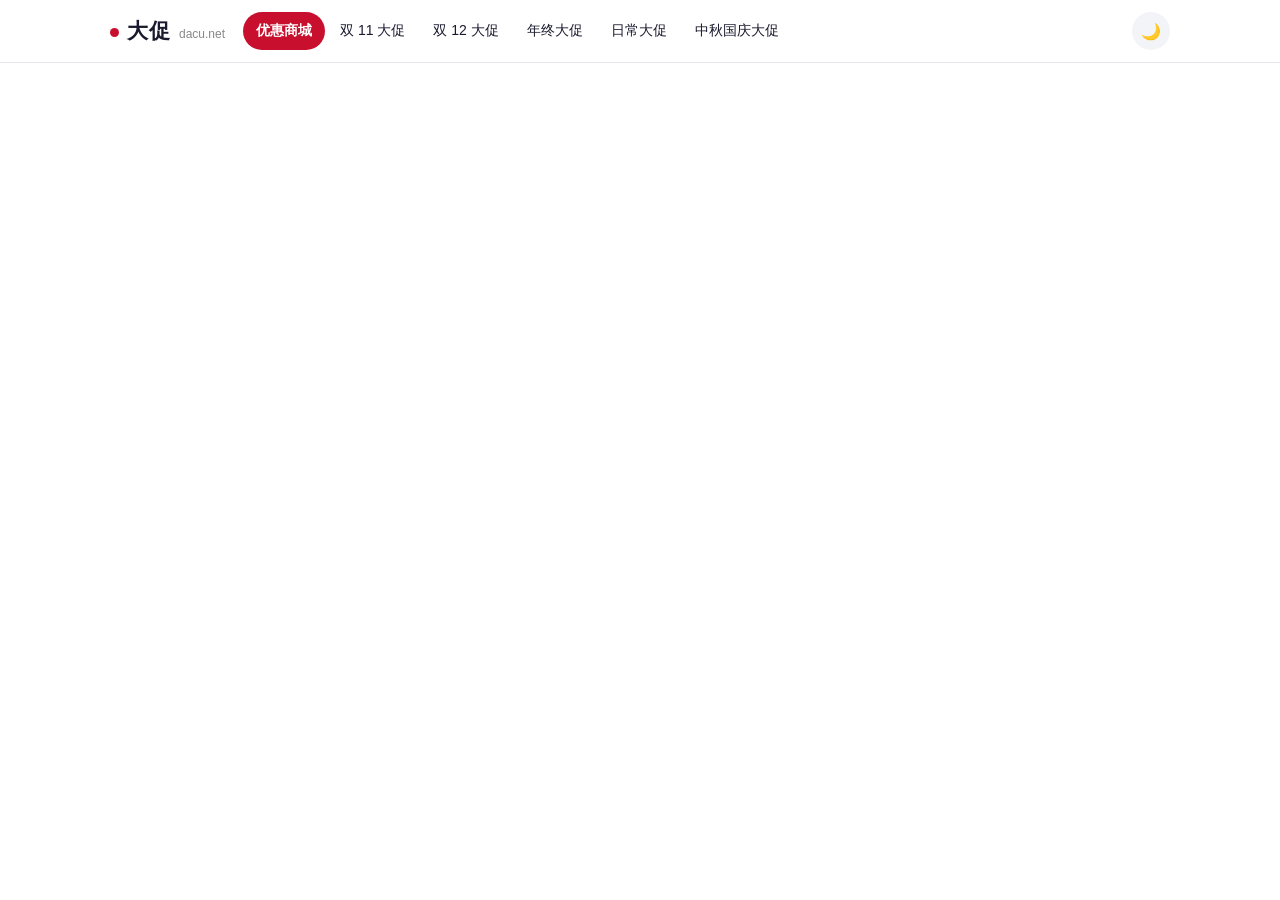
<file: shangcheng.html>
<!DOCTYPE html>
<html lang="zh-CN">
<head>
<meta charset="UTF-8">
<meta name="viewport" content="width=device-width,initial-scale=1,viewport-fit=cover">
<meta name="color-scheme" content="light dark">
<meta name="theme-color" content="#c8102e">
<meta name="description" content="大促网优惠商城:淘宝、拼多多精选爆款商品库,每天千款优惠券秒杀、一折限时疯抢,券后价一键直达,收藏 dacu.net 每天回来逛。">
<meta name="keywords" content="优惠商城,优惠券秒杀,一折疯抢,淘宝优惠券,拼多多优惠券,券后价,白菜价,大促网">
<meta name="applicable-device" content="pc,mobile">
<meta name="format-detection" content="telephone=no">
<meta name="robots" content="index,follow">
<meta name="baidu-site-verification" content="codeva-REwXBmZElb" />
<meta property="og:site_name" content="Dacu 大促">
<meta property="og:title" content="优惠商城 · 千款券后价商品每天更新">
<meta property="og:description" content="淘宝、拼多多精选爆款,每天千款优惠券秒杀、一折限时疯抢,券后价一键直达。">
<meta property="og:type" content="website">
<meta property="og:url" content="https://dacu.net/shangcheng.html">
<meta property="og:locale" content="zh_CN">
<meta property="og:image" content="https://dacu.net/assets/og-cover.png">
<meta name="twitter:card" content="summary_large_image">
<link rel="canonical" href="https://dacu.net/shangcheng.html">
<link rel="icon" href="data:image/svg+xml,%3Csvg xmlns='http://www.w3.org/2000/svg' viewBox='0 0 64 64'%3E%3Cdefs%3E%3ClinearGradient id='g' x1='0' y1='0' x2='1' y2='1'%3E%3Cstop offset='0' stop-color='%23c8102e'/%3E%3Cstop offset='1' stop-color='%23ffb800'/%3E%3C/linearGradient%3E%3C/defs%3E%3Crect width='64' height='64' rx='14' fill='url(%23g)'/%3E%3Ctext x='32' y='45' font-family='Arial,sans-serif' font-size='38' font-weight='800' fill='%23fff' text-anchor='middle'%3ED%3C/text%3E%3C/svg%3E">
<link rel="stylesheet" href="./assets/style.css?v=6">
<title>优惠商城 · 淘宝拼多多精选券后价 | Dacu 大促</title>
<script type="application/ld+json">
{
  "@context": "https://schema.org",
  "@graph": [
    {
      "@type": "WebPage",
      "@id": "https://dacu.net/shangcheng.html#webpage",
      "url": "https://dacu.net/shangcheng.html",
      "name": "优惠商城 · 淘宝拼多多精选券后价 | Dacu 大促",
      "inLanguage": "zh-CN",
      "isPartOf": { "@id": "https://dacu.net/#website" },
      "description": "淘宝、拼多多精选爆款商品库,每天千款优惠券秒杀、一折限时疯抢,券后价一键直达。"
    },
    {
      "@type": "BreadcrumbList",
      "itemListElement": [
        { "@type": "ListItem", "position": 1, "name": "Dacu 大促", "item": "https://dacu.net/" },
        { "@type": "ListItem", "position": 2, "name": "优惠商城", "item": "https://dacu.net/shangcheng.html" }
      ]
    }
  ]
}
</script>
</head>
<body class="theme-daily mall-page">

<header class="site-header">
  <div class="header-inner">
    <a class="brand" href="./index.html"><b>大促</b><span>dacu.net</span></a>
    <nav class="nav" aria-label="大促导航">
      <a class="pill active" href="./shangcheng.html" aria-current="page">优惠商城</a>
      <a class="pill" href="./shuang11.html">双 11 大促</a>
      <a class="pill" href="./shuang12.html">双 12 大促</a>
      <a class="pill" href="./nianzhong.html">年终大促</a>
      <a class="pill" href="./index.html">日常大促</a>
      <a class="pill" href="./guoqing.html">中秋国庆大促</a>
    </nav>
    <button id="themeToggle" onclick="toggleTheme()" title="切换深色模式">🌙</button>
  </div>
</header>

<main class="mall-main">
  <h1 class="sr-only">优惠商城 · 淘宝拼多多精选券后价</h1>
  <iframe class="mall-frame" src="https://psxio.yhzu.cn/" title="大促网优惠商城"></iframe>
</main>

<script src="./assets/site.js?v=7" defer></script>
</body>
</html>
</file>
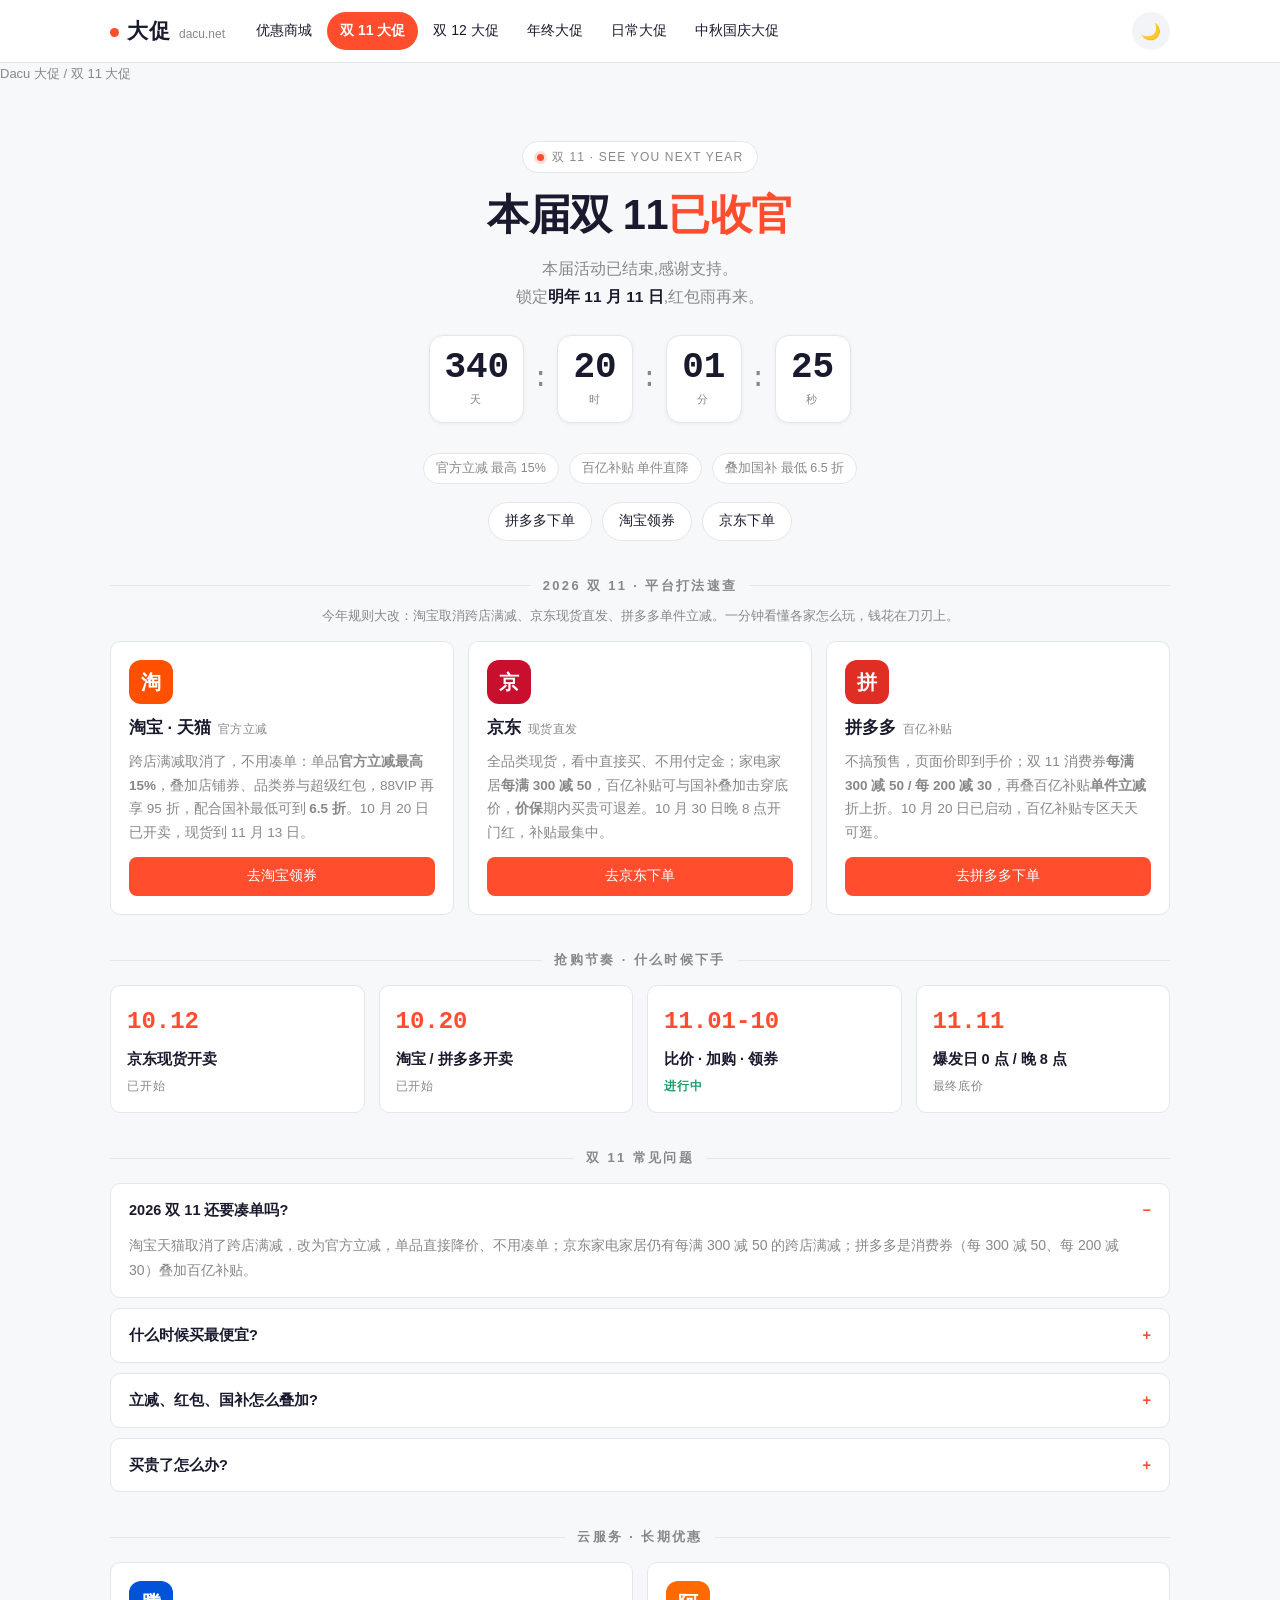
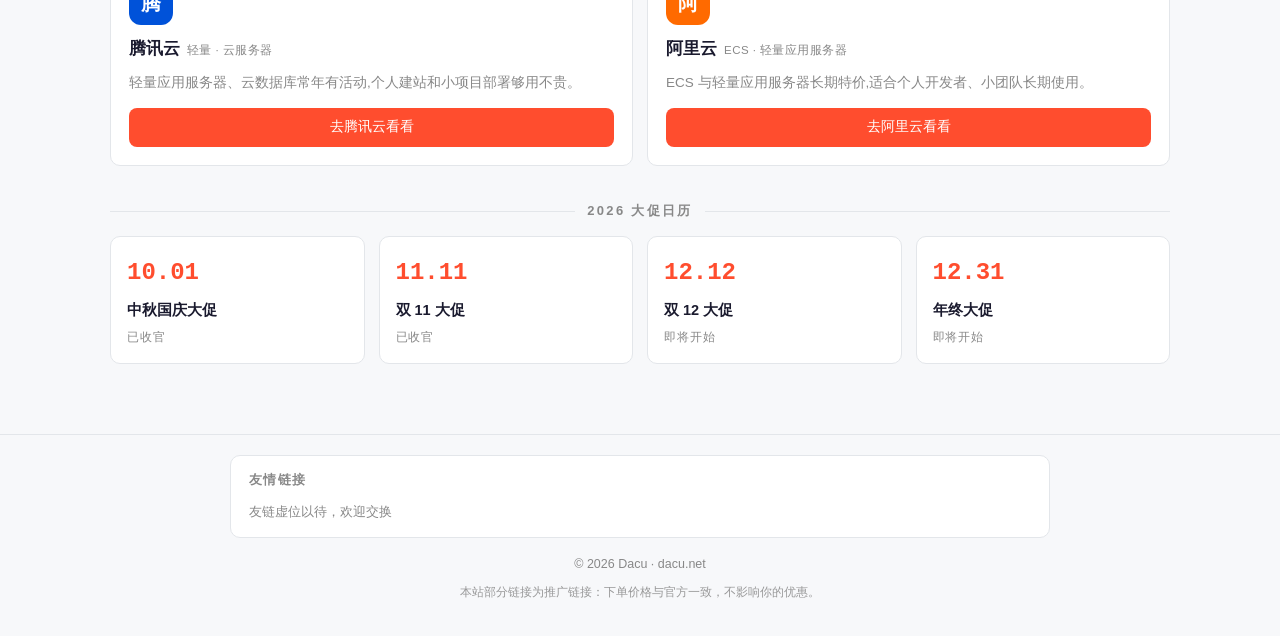
<file: shuang11.html>
<!DOCTYPE html>
<html lang="zh-CN">
<head>
<meta charset="UTF-8">
<meta name="viewport" content="width=device-width,initial-scale=1,viewport-fit=cover">
<meta name="color-scheme" content="light dark">
<meta name="theme-color" content="#ff4d2e">
<meta name="description" content="2026 双 11 已开卖:淘宝取消跨店满减改为官方立减(单品最高 15%,叠加国补最低约 6.5 折),京东现货直发,拼多多百亿补贴单件立减。Dacu 大促一分钟看懂平台打法与抢购节奏,11 月 11 日爆发日倒计时。">
<meta name="keywords" content="双11,双11攻略,双11倒计时,官方立减,跨店满减取消,百亿补贴,单件立减,国补,88VIP,价保,拼多多优惠,淘宝优惠券,京东优惠券">
<meta name="applicable-device" content="pc,mobile">
<meta name="format-detection" content="telephone=no">
<meta name="robots" content="index,follow">
<meta name="baidu-site-verification" content="codeva-REwXBmZElb" />
<meta property="og:site_name" content="Dacu 大促">
<meta property="og:title" content="双 11 攻略 · 平台打法速查与倒计时">
<meta property="og:description" content="2026 双 11 已开卖:官方立减、现货直发、百亿补贴单件立减。一分钟看懂三家平台怎么玩,11 月 11 日爆发日见。">
<meta property="og:type" content="website">
<meta property="og:url" content="https://dacu.net/shuang11.html">
<meta property="og:locale" content="zh_CN">
<meta property="og:image" content="https://dacu.net/assets/og-shuang11.png">
<meta name="twitter:card" content="summary_large_image">
<link rel="canonical" href="https://dacu.net/shuang11.html">
<link rel="icon" href="data:image/svg+xml,%3Csvg xmlns='http://www.w3.org/2000/svg' viewBox='0 0 64 64'%3E%3Cdefs%3E%3ClinearGradient id='g' x1='0' y1='0' x2='1' y2='1'%3E%3Cstop offset='0' stop-color='%23c8102e'/%3E%3Cstop offset='1' stop-color='%23ffb800'/%3E%3C/linearGradient%3E%3C/defs%3E%3Crect width='64' height='64' rx='14' fill='url(%23g)'/%3E%3Ctext x='32' y='45' font-family='Arial,sans-serif' font-size='38' font-weight='800' fill='%23fff' text-anchor='middle'%3ED%3C/text%3E%3C/svg%3E">
<link rel="stylesheet" href="./assets/style.css?v=6">
<title>双 11 攻略 · 平台打法速查与倒计时 | Dacu 大促</title>
<script type="application/ld+json">
{
  "@context": "https://schema.org",
  "@graph": [
    {
      "@type": "WebPage",
      "@id": "https://dacu.net/shuang11.html#webpage",
      "url": "https://dacu.net/shuang11.html",
      "name": "双 11 攻略 · 平台打法速查与倒计时 | Dacu 大促",
      "inLanguage": "zh-CN",
      "isPartOf": { "@id": "https://dacu.net/#website" },
      "about": { "@id": "https://dacu.net/shuang11.html#event" }
    },
    {
      "@type": "BreadcrumbList",
      "itemListElement": [
        { "@type": "ListItem", "position": 1, "name": "Dacu 大促", "item": "https://dacu.net/" },
        { "@type": "ListItem", "position": 2, "name": "双 11 大促", "item": "https://dacu.net/shuang11.html" }
      ]
    },
    {
      "@type": "FAQPage",
      "@id": "https://dacu.net/shuang11.html#faq",
      "mainEntity": [
        {
          "@type": "Question", "name": "2026 双 11 还要凑单吗?",
          "acceptedAnswer": { "@type": "Answer", "text": "淘宝天猫今年取消了跨店满减,改为官方立减,单品直接降价、不用凑单;京东家电家居仍有每满 300 减 50 的跨店满减;拼多多是双档消费券(每满 300 减 50、每满 200 减 30)叠加百亿补贴单件立减。" }
        },
        {
          "@type": "Question", "name": "2026 双 11 什么时候买最便宜?",
          "acceptedAnswer": { "@type": "Answer", "text": "现货期(10 月中下旬起)适合比价、加购、领券;大部分爆品在 11 月 11 日 0 点和晚 8 点触底,是最终爆发窗口。" }
        },
        {
          "@type": "Question", "name": "官方立减、红包、国补怎么叠加?",
          "acceptedAnswer": { "@type": "Answer", "text": "天猫叠加顺序:官方立减 → 店铺券 → 品类券 → 超级红包,88VIP 额外享 95 折,配合国补最低约 6.5 折;京东百亿补贴可与国补叠加;拼多多消费券与百亿补贴立减叠加,到手为折上折。" }
        },
        {
          "@type": "Question", "name": "买贵了怎么办?",
          "acceptedAnswer": { "@type": "Answer", "text": "京东等平台大促商品支持价保,价保期内降价可在订单页申请退差;下单前建议截图记录到手价。" }
        }
      ]
    },
    {
      "@type": "Event",
      "@id": "https://dacu.net/shuang11.html#event",
      "name": "2026 双 11 大促",
      "description": "2026 双 11:淘宝官方立减、京东现货直发、拼多多百亿补贴单件立减,11 月 11 日 00:00 为最终爆发日。",
      "startDate": "2026-11-11T00:00:00+08:00",
      "endDate": "2026-11-11T23:59:59+08:00",
      "eventAttendanceMode": "https://schema.org/OnlineEventAttendanceMode",
      "eventStatus": "https://schema.org/EventScheduled",
      "location": { "@type": "VirtualLocation", "url": "https://dacu.net/shuang11.html" },
      "organizer": { "@id": "https://dacu.net/#organizer" },
      "url": "https://dacu.net/shuang11.html"
    }
  ]
}
</script>
</head>
<body class="theme-shuang11">

<header class="site-header">
  <div class="header-inner">
    <a class="brand" href="./index.html"><b>大促</b><span>dacu.net</span></a>
    <nav class="nav" aria-label="大促导航">
      <a class="pill" href="./shangcheng.html">优惠商城</a>
      <a class="pill active" href="./shuang11.html" aria-current="page">双 11 大促</a>
      <a class="pill" href="./shuang12.html">双 12 大促</a>
      <a class="pill" href="./nianzhong.html">年终大促</a>
      <a class="pill" href="./index.html">日常大促</a>
      <a class="pill" href="./guoqing.html">中秋国庆大促</a>
    </nav>
    <button id="themeToggle" onclick="toggleTheme()" title="切换深色模式">🌙</button>
  </div>
</header>

<main>
  <p class="crumbs"><a href="./index.html">Dacu 大促</a> / 双 11 大促</p>
  <div class="wrap">
    <div id="stage" class="stage"
         data-start="2026-11-11T00:00:00+08:00" data-end="2026-11-12T00:00:00+08:00"
         data-soon-badge="双 11 · 现货热卖中"
         data-soon-line1="双 11 现货" data-soon-line2="热卖中"
         data-soon-lede="三大平台已开卖。&lt;br&gt;现在比价加购领券，&lt;b&gt;11 月 11 日 00:00&lt;/b&gt; 最终爆发。"
         data-live-badge="双 11 · LIVE NOW"
         data-live-line1="双 11 大促" data-live-line2="开抢中"
         data-live-lede="活动进行中!&lt;br&gt;&lt;b&gt;全年最低价&lt;/b&gt;与&lt;b&gt;红包雨福利&lt;/b&gt;等你来。"
         data-ended-badge="双 11 · SEE YOU NEXT YEAR"
         data-ended-line1="本届双 11" data-ended-line2="已收官"
         data-ended-lede="本届活动已结束,感谢支持。&lt;br&gt;锁定&lt;b&gt;明年 11 月 11 日&lt;/b&gt;,红包雨再来。"
         data-title-prefix="双 11 大促"
         data-title-live="双 11 大促进行中! | Dacu 大促"
         data-title-ended="双 11 明年见! | Dacu 大促">
      <div class="badge"><span class="dot" id="badgeDot"></span><span id="badge">双 11 · 现货热卖中</span></div>
      <h1><span id="line1">双 11 现货</span><span class="ac"><span id="line2">热卖中</span></span><span class="cur">_</span></h1>
      <p class="lede" id="lede">三大平台已开卖。<br>现在比价加购领券，<b>11 月 11 日 00:00</b> 最终爆发。</p>
      <div class="cd" aria-label="开抢倒计时">
        <div class="c"><span class="n" id="d">--</span><span class="l">天</span></div><span class="s">:</span>
        <div class="c"><span class="n" id="h">--</span><span class="l">时</span></div><span class="s">:</span>
        <div class="c"><span class="n" id="m">--</span><span class="l">分</span></div><span class="s">:</span>
        <div class="c"><span class="n" id="s">--</span><span class="l">秒</span></div>
      </div>
    </div>

    <div class="hints">
      <span>官方立减 最高 15%</span><span>百亿补贴 单件直降</span><span>叠加国补 最低 6.5 折</span>
    </div>

    <!-- 平台快捷入口 -->
    <div class="plinks">
      <a href="https://p.pinduoduo.com/bQikaBFL?sc=EFAC" target="_blank" rel="sponsored nofollow noopener">拼多多下单</a>
      <a href="https://m.tb.cn/h.8M48mMi" target="_blank" rel="sponsored nofollow noopener">淘宝领券</a>
      <a href="https://u.jd.com/x66CSQ3" target="_blank" rel="sponsored nofollow noopener">京东下单</a>
    </div>

    <!-- 2026 平台打法速查 -->
    <section class="sec" aria-label="平台打法速查">
      <h2 class="st">2026 双 11 · 平台打法速查</h2>
      <p class="sec-note">今年规则大改：淘宝取消跨店满减、京东现货直发、拼多多单件立减。一分钟看懂各家怎么玩，钱花在刀刃上。</p>
      <div class="cards">
        <article class="card">
          <div class="plogo tb" aria-hidden="true">淘</div>
          <h3>淘宝 · 天猫 <small>官方立减</small></h3>
          <p>跨店满减取消了，不用凑单：单品<b>官方立减最高 15%</b>，叠加店铺券、品类券与超级红包，88VIP 再享 95 折，配合国补最低可到 <b>6.5 折</b>。10 月 20 日已开卖，现货到 11 月 13 日。</p>
          <a class="btn" href="https://m.tb.cn/h.8M48mMi" target="_blank" rel="sponsored nofollow noopener">去淘宝领券</a>
        </article>
        <article class="card">
          <div class="plogo jd" aria-hidden="true">京</div>
          <h3>京东 <small>现货直发</small></h3>
          <p>全品类现货，看中直接买、不用付定金；家电家居<b>每满 300 减 50</b>，百亿补贴可与国补叠加击穿底价，<b>价保</b>期内买贵可退差。10 月 30 日晚 8 点开门红，补贴最集中。</p>
          <a class="btn" href="https://u.jd.com/x66CSQ3" target="_blank" rel="sponsored nofollow noopener">去京东下单</a>
        </article>
        <article class="card">
          <div class="plogo pdd" aria-hidden="true">拼</div>
          <h3>拼多多 <small>百亿补贴</small></h3>
          <p>不搞预售，页面价即到手价；双 11 消费券<b>每满 300 减 50 / 每 200 减 30</b>，再叠百亿补贴<b>单件立减</b>折上折。10 月 20 日已启动，百亿补贴专区天天可逛。</p>
          <a class="btn" href="https://p.pinduoduo.com/bQikaBFL?sc=EFAC" target="_blank" rel="sponsored nofollow noopener">去拼多多下单</a>
        </article>
      </div>
    </section>

    <!-- 抢购节奏 -->
    <section class="sec" aria-label="抢购节奏">
      <h2 class="st">抢购节奏 · 什么时候下手</h2>
      <div class="cal">
        <a><span class="date">10.12</span><span class="name">京东现货开卖</span><span class="status">已开始</span></a>
        <a><span class="date">10.20</span><span class="name">淘宝 / 拼多多开卖</span><span class="status">已开始</span></a>
        <a><span class="date">11.01-10</span><span class="name">比价 · 加购 · 领券</span><span class="status now">进行中</span></a>
        <a><span class="date">11.11</span><span class="name">爆发日 0 点 / 晚 8 点</span><span class="status">最终底价</span></a>
      </div>
    </section>

    <!-- 常见问题 -->
    <section class="sec" aria-label="常见问题">
      <h2 class="st">双 11 常见问题</h2>
      <div class="faq">
        <details open>
          <summary>2026 双 11 还要凑单吗?</summary>
          <p>淘宝天猫取消了跨店满减，改为官方立减，单品直接降价、不用凑单；京东家电家居仍有每满 300 减 50 的跨店满减；拼多多是消费券（每 300 减 50、每 200 减 30）叠加百亿补贴。</p>
        </details>
        <details>
          <summary>什么时候买最便宜?</summary>
          <p>现在（现货期）适合比价、加购、领券；大部分爆品在 11 月 11 日 0 点和晚 8 点触底，是最终爆发窗口。</p>
        </details>
        <details>
          <summary>立减、红包、国补怎么叠加?</summary>
          <p>天猫：官方立减 → 店铺券 → 品类券 → 超级红包，88VIP 再享 95 折；京东：百亿补贴可叠加国补；拼多多：消费券与百亿补贴立减叠加，折上折。</p>
        </details>
        <details>
          <summary>买贵了怎么办?</summary>
          <p>京东等平台大促商品支持价保，价保期内降价可在订单页申请退差；下单前建议截图记录到手价。</p>
        </details>
      </div>
    </section>


    <!-- 云服务长期优惠（腾讯云 / 阿里云 CPS） -->
    <section class="sec" aria-label="云服务长期优惠">
      <h2 class="st">云服务 · 长期优惠</h2>
      <div class="cards">
        <article class="card">
          <div class="plogo tc" aria-hidden="true">腾</div>
          <h3>腾讯云 <small>轻量 · 云服务器</small></h3>
          <p>轻量应用服务器、云数据库常年有活动,个人建站和小项目部署够用不贵。</p>
          <!-- ★ 腾讯云 CPS 专属推广链接 -->
          <a class="btn" href="https://curl.qcloud.com/LZGCNN3o" target="_blank" rel="sponsored nofollow noopener">去腾讯云看看</a>
        </article>
        <article class="card">
          <div class="plogo ali" aria-hidden="true">阿</div>
          <h3>阿里云 <small>ECS · 轻量应用服务器</small></h3>
          <p>ECS 与轻量应用服务器长期特价,适合个人开发者、小团队长期使用。</p>
          <!-- ★ 阿里云 CPS 专属推广链接 -->
          <a class="btn" href="https://www.aliyun.com/activity/ecs/99program?source=5176.29345612&amp;userCode=0mdh6zq2" target="_blank" rel="sponsored nofollow noopener">去阿里云看看</a>
        </article>
      </div>
    </section>

    <section class="sec" aria-label="其他大促">
      <h2 class="st">2026 大促日历</h2>
      <div class="cal">
        <a href="./guoqing.html" data-start="2026-10-01T00:00:00+08:00" data-end="2026-10-08T00:00:00+08:00"><span class="date">10.01</span><span class="name">中秋国庆大促</span><span class="status">即将开始</span></a>
        <a href="./shuang11.html" data-start="2026-11-11T00:00:00+08:00" data-end="2026-11-12T00:00:00+08:00"><span class="date">11.11</span><span class="name">双 11 大促</span><span class="status">即将开始</span></a>
        <a href="./shuang12.html" data-start="2026-12-12T00:00:00+08:00" data-end="2026-12-13T00:00:00+08:00"><span class="date">12.12</span><span class="name">双 12 大促</span><span class="status">即将开始</span></a>
        <a href="./nianzhong.html" data-start="2026-12-31T20:00:00+08:00" data-end="2027-01-02T00:00:00+08:00"><span class="date">12.31</span><span class="name">年终大促</span><span class="status">即将开始</span></a>
      </div>
    </section>
  </div>
</main>

<footer>
    <!-- FRIEND-LINKS:START -->
    <div class="friend-links">
      <h2>友情链接</h2>
      <ul class="fl-list">
        <li class="fl-empty">友链虚位以待，欢迎交换</li>
      </ul>
    </div>
    <!-- FRIEND-LINKS:END -->
  © <span id="y"></span> Dacu · <a href="https://dacu.net/">dacu.net</a>
  <p class="disclosure">本站部分链接为推广链接：下单价格与官方一致，不影响你的优惠。</p>
</footer>

<script src="./assets/site.js?v=7" defer></script>
</body>
</html>
</file>
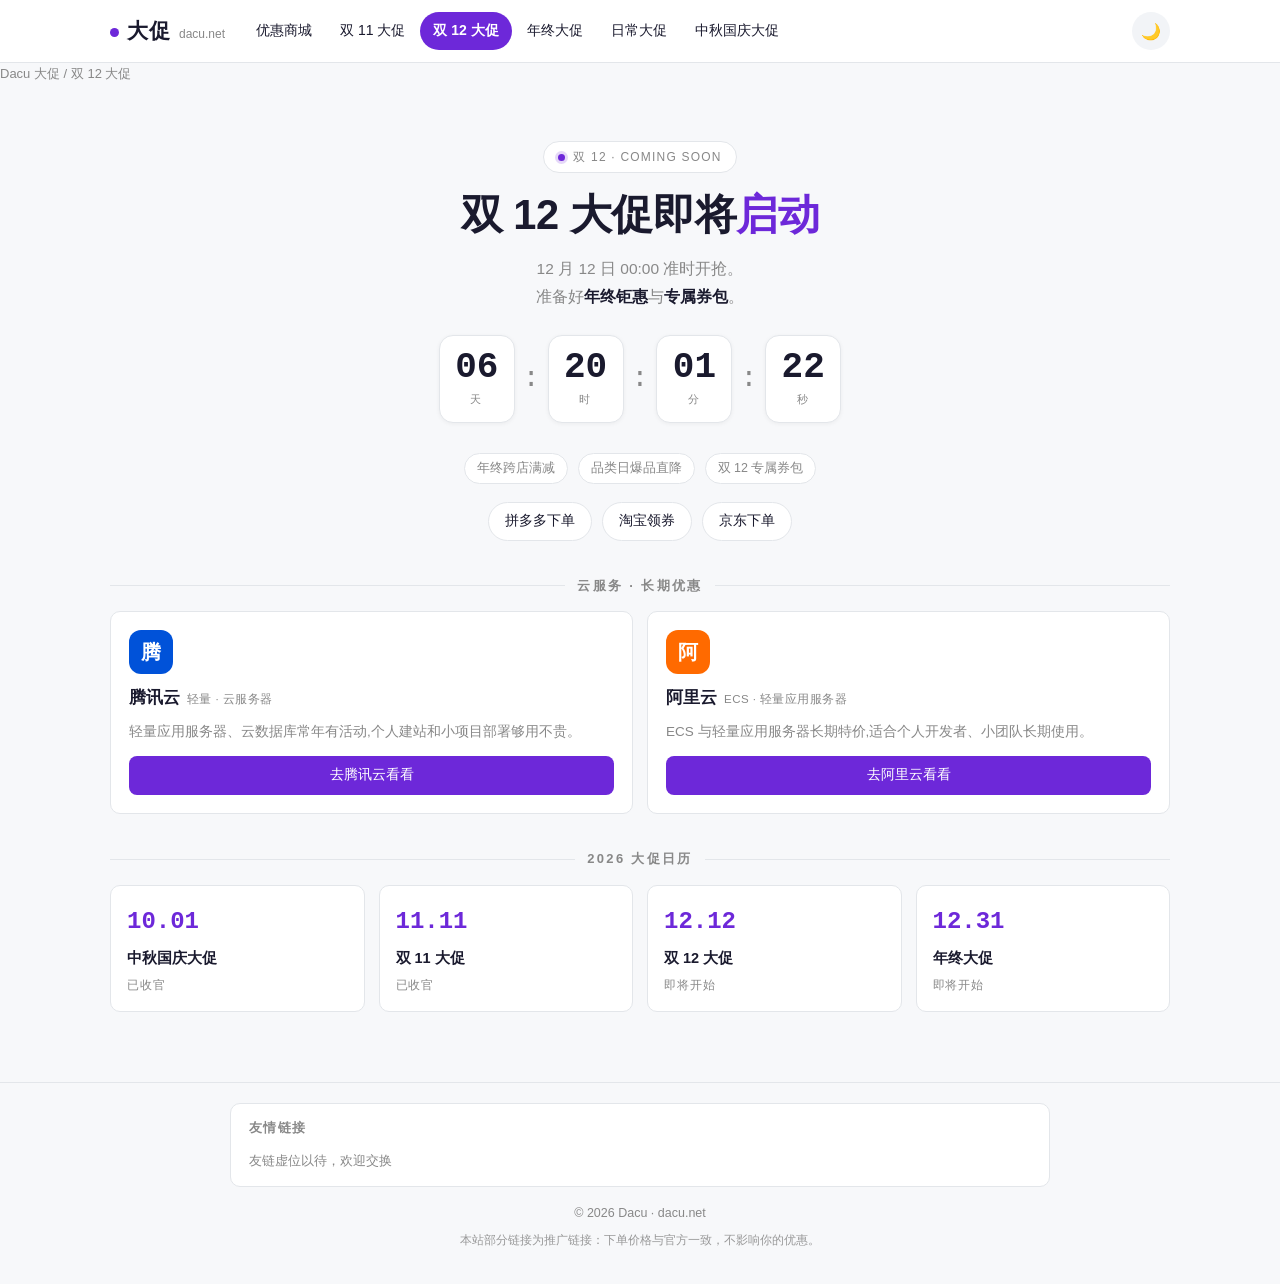
<file: shuang12.html>
<!DOCTYPE html>
<html lang="zh-CN">
<head>
<meta charset="UTF-8">
<meta name="viewport" content="width=device-width,initial-scale=1,viewport-fit=cover">
<meta name="color-scheme" content="light dark">
<meta name="theme-color" content="#c8102e">
<meta name="description" content="2026 双 12 大促 12 月 12 日 00:00 准时开抢:年终跨店满减、品类日爆品直降、双 12 专属券包。Dacu 大促提供实时倒计时与拼多多、淘宝天猫、京东官方优惠入口,以及腾讯云、阿里云长期优惠。">
<meta name="keywords" content="双12,双十二大促,双12倒计时,年终大促,跨店满减,拼多多优惠,淘宝优惠券,京东优惠券">
<meta name="applicable-device" content="pc,mobile">
<meta name="format-detection" content="telephone=no">
<meta name="robots" content="index,follow">
<meta name="baidu-site-verification" content="codeva-REwXBmZElb" />
<meta property="og:site_name" content="Dacu 大促">
<meta property="og:title" content="双 12 大促 · 12月12日开抢">
<meta property="og:description" content="年终跨店满减、品类日爆品直降、双 12 专属券包,实时倒计时,提前锁定全年低价。">
<meta property="og:type" content="website">
<meta property="og:url" content="https://dacu.net/shuang12.html">
<meta property="og:locale" content="zh_CN">
<meta property="og:image" content="https://dacu.net/assets/og-cover.png">
<meta name="twitter:card" content="summary_large_image">
<link rel="canonical" href="https://dacu.net/shuang12.html">
<link rel="icon" href="data:image/svg+xml,%3Csvg xmlns='http://www.w3.org/2000/svg' viewBox='0 0 64 64'%3E%3Cdefs%3E%3ClinearGradient id='g' x1='0' y1='0' x2='1' y2='1'%3E%3Cstop offset='0' stop-color='%23c8102e'/%3E%3Cstop offset='1' stop-color='%23ffb800'/%3E%3C/linearGradient%3E%3C/defs%3E%3Crect width='64' height='64' rx='14' fill='url(%23g)'/%3E%3Ctext x='32' y='45' font-family='Arial,sans-serif' font-size='38' font-weight='800' fill='%23fff' text-anchor='middle'%3ED%3C/text%3E%3C/svg%3E">
<link rel="stylesheet" href="./assets/style.css?v=6">
<title>双 12 大促倒计时 · 12月12日开抢 | Dacu 大促</title>
<script type="application/ld+json">
{
  "@context": "https://schema.org",
  "@graph": [
    {
      "@type": "WebPage",
      "@id": "https://dacu.net/shuang12.html#webpage",
      "url": "https://dacu.net/shuang12.html",
      "name": "双 12 大促倒计时 · 12月12日开抢 | Dacu 大促",
      "inLanguage": "zh-CN",
      "isPartOf": { "@id": "https://dacu.net/#website" },
      "about": { "@id": "https://dacu.net/shuang12.html#event" }
    },
    {
      "@type": "BreadcrumbList",
      "itemListElement": [
        { "@type": "ListItem", "position": 1, "name": "Dacu 大促", "item": "https://dacu.net/" },
        { "@type": "ListItem", "position": 2, "name": "双 12 大促", "item": "https://dacu.net/shuang12.html" }
      ]
    },
    {
      "@type": "Event",
      "@id": "https://dacu.net/shuang12.html#event",
      "name": "2026 双 12 大促",
      "description": "年终跨店满减、品类日爆品直降、双 12 专属券包,12 月 12 日 00:00 准时开抢。",
      "startDate": "2026-12-12T00:00:00+08:00",
      "endDate": "2026-12-12T23:59:59+08:00",
      "eventAttendanceMode": "https://schema.org/OnlineEventAttendanceMode",
      "eventStatus": "https://schema.org/EventScheduled",
      "location": { "@type": "VirtualLocation", "url": "https://dacu.net/shuang12.html" },
      "organizer": { "@id": "https://dacu.net/#organizer" },
      "url": "https://dacu.net/shuang12.html"
    }
  ]
}
</script>
</head>
<body class="theme-shuang12">

<header class="site-header">
  <div class="header-inner">
    <a class="brand" href="./index.html"><b>大促</b><span>dacu.net</span></a>
    <nav class="nav" aria-label="大促导航">
      <a class="pill" href="./shangcheng.html">优惠商城</a>
      <a class="pill" href="./shuang11.html">双 11 大促</a>
      <a class="pill active" href="./shuang12.html" aria-current="page">双 12 大促</a>
      <a class="pill" href="./nianzhong.html">年终大促</a>
      <a class="pill" href="./index.html">日常大促</a>
      <a class="pill" href="./guoqing.html">中秋国庆大促</a>
    </nav>
    <button id="themeToggle" onclick="toggleTheme()" title="切换深色模式">🌙</button>
  </div>
</header>

<main>
  <p class="crumbs"><a href="./index.html">Dacu 大促</a> / 双 12 大促</p>
  <div class="wrap">
    <div id="stage" class="stage"
         data-start="2026-12-12T00:00:00+08:00" data-end="2026-12-13T00:00:00+08:00"
         data-soon-badge="双 12 · COMING SOON"
         data-soon-line1="双 12 大促即将" data-soon-line2="启动"
         data-soon-lede="12 月 12 日 00:00 准时开抢。&lt;br&gt;准备好&lt;b&gt;年终钜惠&lt;/b&gt;与&lt;b&gt;专属券包&lt;/b&gt;。"
         data-live-badge="双 12 · LIVE NOW"
         data-live-line1="双 12 大促" data-live-line2="开抢中"
         data-live-lede="活动进行中!&lt;br&gt;&lt;b&gt;年终钜惠&lt;/b&gt;与&lt;b&gt;专属券包&lt;/b&gt;等你来。"
         data-ended-badge="双 12 · SEE YOU NEXT YEAR"
         data-ended-line1="本届双 12" data-ended-line2="已收官"
         data-ended-lede="本届活动已结束,感谢支持。&lt;br&gt;锁定&lt;b&gt;明年 12 月 12 日&lt;/b&gt;,钜惠再来。"
         data-title-prefix="双 12 大促"
         data-title-live="双 12 大促进行中! | Dacu 大促"
         data-title-ended="双 12 明年见! | Dacu 大促">
      <div class="badge"><span class="dot" id="badgeDot"></span><span id="badge">双 12 · COMING SOON</span></div>
      <h1><span id="line1">双 12 大促即将</span><span class="ac"><span id="line2">启动</span></span><span class="cur">_</span></h1>
      <p class="lede" id="lede">12 月 12 日 00:00 准时开抢。<br>准备好<b>年终钜惠</b>与<b>专属券包</b>。</p>
      <div class="cd" aria-label="开抢倒计时">
        <div class="c"><span class="n" id="d">--</span><span class="l">天</span></div><span class="s">:</span>
        <div class="c"><span class="n" id="h">--</span><span class="l">时</span></div><span class="s">:</span>
        <div class="c"><span class="n" id="m">--</span><span class="l">分</span></div><span class="s">:</span>
        <div class="c"><span class="n" id="s">--</span><span class="l">秒</span></div>
      </div>
    </div>

    <div class="hints">
      <span>年终跨店满减</span><span>品类日爆品直降</span><span>双 12 专属券包</span>
    </div>

    <!-- 平台快捷入口 -->
    <div class="plinks">
      <a href="https://p.pinduoduo.com/bQikaBFL?sc=EFAC" target="_blank" rel="sponsored nofollow noopener">拼多多下单</a>
      <a href="https://m.tb.cn/h.8M48mMi" target="_blank" rel="sponsored nofollow noopener">淘宝领券</a>
      <a href="https://u.jd.com/x66CSQ3" target="_blank" rel="sponsored nofollow noopener">京东下单</a>
    </div>


    <!-- 云服务长期优惠（腾讯云 / 阿里云 CPS） -->
    <section class="sec" aria-label="云服务长期优惠">
      <h2 class="st">云服务 · 长期优惠</h2>
      <div class="cards">
        <article class="card">
          <div class="plogo tc" aria-hidden="true">腾</div>
          <h3>腾讯云 <small>轻量 · 云服务器</small></h3>
          <p>轻量应用服务器、云数据库常年有活动,个人建站和小项目部署够用不贵。</p>
          <!-- ★ 腾讯云 CPS 专属推广链接 -->
          <a class="btn" href="https://curl.qcloud.com/LZGCNN3o" target="_blank" rel="sponsored nofollow noopener">去腾讯云看看</a>
        </article>
        <article class="card">
          <div class="plogo ali" aria-hidden="true">阿</div>
          <h3>阿里云 <small>ECS · 轻量应用服务器</small></h3>
          <p>ECS 与轻量应用服务器长期特价,适合个人开发者、小团队长期使用。</p>
          <!-- ★ 阿里云 CPS 专属推广链接 -->
          <a class="btn" href="https://www.aliyun.com/activity/ecs/99program?source=5176.29345612&amp;userCode=0mdh6zq2" target="_blank" rel="sponsored nofollow noopener">去阿里云看看</a>
        </article>
      </div>
    </section>

    <section class="sec" aria-label="其他大促">
      <h2 class="st">2026 大促日历</h2>
      <div class="cal">
        <a href="./guoqing.html" data-start="2026-10-01T00:00:00+08:00" data-end="2026-10-08T00:00:00+08:00"><span class="date">10.01</span><span class="name">中秋国庆大促</span><span class="status">即将开始</span></a>
        <a href="./shuang11.html" data-start="2026-11-11T00:00:00+08:00" data-end="2026-11-12T00:00:00+08:00"><span class="date">11.11</span><span class="name">双 11 大促</span><span class="status">即将开始</span></a>
        <a href="./shuang12.html" data-start="2026-12-12T00:00:00+08:00" data-end="2026-12-13T00:00:00+08:00"><span class="date">12.12</span><span class="name">双 12 大促</span><span class="status">即将开始</span></a>
        <a href="./nianzhong.html" data-start="2026-12-31T20:00:00+08:00" data-end="2027-01-02T00:00:00+08:00"><span class="date">12.31</span><span class="name">年终大促</span><span class="status">即将开始</span></a>
      </div>
    </section>
  </div>
</main>

<footer>
    <!-- FRIEND-LINKS:START -->
    <div class="friend-links">
      <h2>友情链接</h2>
      <ul class="fl-list">
        <li class="fl-empty">友链虚位以待，欢迎交换</li>
      </ul>
    </div>
    <!-- FRIEND-LINKS:END -->
  © <span id="y"></span> Dacu · <a href="https://dacu.net/">dacu.net</a>
  <p class="disclosure">本站部分链接为推广链接：下单价格与官方一致，不影响你的优惠。</p>
</footer>

<script src="./assets/site.js?v=7" defer></script>
</body>
</html>
</file>
<file: assets/style.css>
/* ============================================================
   Dacu 大促 dacu.net — 全站共享样式
   设计体系沿用 duanluo.cn（明色默认 + 深色切换）；
   品牌色单色轻量风（无渐变），各大促页有独立主题色覆盖。
   维护提示：改主题色/品牌色只需改 :root 里的变量
   ============================================================ */

*{margin:0;padding:0;box-sizing:border-box}

:root{
  --bg:#f7f8fa;
  --surface:#fff;
  --surface-2:#f2f4f7;
  --text:#1a1a2e;
  --border:#e3e6ea;
  --muted:#888;
  --accent:#c8102e;
  --accent2:#ffb800;
  --grad:var(--accent);
  --green:#1e9e6a;
  --radius:10px;
  --shadow:0 1px 4px rgba(0,0,0,.05);
}

html.dark{
  --bg:#111;
  --surface:#1e1e1e;
  --surface-2:#262626;
  --text:#e0e0e0;
  --border:#333;
  --muted:#8a8a8a;
  --green:#3fbf8a;
  --shadow:0 1px 6px rgba(0,0,0,.35);
}

/* 每场大促的主题色（保留原有设定） */
body.theme-guoqing{--accent:#c8102e;--accent2:#ffb800;--grad:var(--accent)}
body.theme-shuang11{--accent:#ff4d2e;--accent2:#ffb800;--grad:var(--accent)}
body.theme-shuang12{--accent:#6d28d9;--accent2:#ec4899;--grad:var(--accent)}
body.theme-nianzhong{--accent:#2563eb;--accent2:#f59e0b;--grad:var(--accent)}

body{
  font-family:-apple-system,BlinkMacSystemFont,"Segoe UI","PingFang SC","Microsoft YaHei",Arial,sans-serif;
  background:var(--bg);
  color:var(--text);
  line-height:1.7;
  transition:background .3s,color .3s;
}

a{color:var(--accent);text-decoration:none}
a:hover{text-decoration:underline}
:focus-visible{outline:2px solid var(--accent);outline-offset:2px}

/* ==================== 顶部导航 ==================== */
.site-header{
  position:sticky;top:0;z-index:100;
  background:color-mix(in srgb,var(--surface) 92%,transparent);
  backdrop-filter:blur(12px);
  border-bottom:1px solid var(--border);
}
.header-inner{
  max-width:1100px;margin:auto;padding:12px 20px;
  display:flex;align-items:center;gap:18px;flex-wrap:wrap;
}
.brand{display:flex;align-items:baseline;gap:8px;text-decoration:none}
.brand:hover{text-decoration:none}
.brand b{font-size:21px;color:var(--text);letter-spacing:1px}
.brand b::before{
  content:"";display:inline-block;width:9px;height:9px;border-radius:50%;
  background:var(--grad);margin-right:8px;vertical-align:middle;
}
.brand span{font-size:12px;color:var(--muted)}

.nav{display:flex;flex-wrap:wrap;gap:2px;flex:1}
.pill{
  padding:6px 12px;border-radius:100px;font-size:14px;color:var(--text);
  border:1px solid transparent;transition:.2s;
}
.pill:hover{background:var(--surface-2);text-decoration:none}
.pill.active{
  color:#fff;background:var(--grad);border-color:transparent;font-weight:600;
}

#themeToggle{
  border:none;background:var(--surface-2);color:var(--text);
  width:38px;height:38px;border-radius:50%;cursor:pointer;font-size:16px;
  transition:transform .2s;
}
#themeToggle:hover{transform:rotate(20deg)}

/* ==================== 布局 ==================== */
main{width:100%}
.wrap{max-width:1100px;margin:auto;padding:26px 20px 30px}

.crumbs{font-size:13px;color:var(--muted);margin-bottom:16px}
.crumbs a{color:var(--muted)}
.crumbs a:hover{color:var(--accent)}

.hero{padding:8px 0 4px;margin-bottom:22px}
.badge{
  display:inline-flex;align-items:center;gap:8px;padding:5px 14px;
  border:1px solid var(--border);border-radius:100px;background:var(--surface);
  font-size:12px;letter-spacing:.1em;color:var(--muted);margin-bottom:16px;
}
.dot{
  width:7px;height:7px;border-radius:50%;background:var(--accent);flex:none;
  box-shadow:0 0 0 3px color-mix(in srgb,var(--accent) 18%,transparent);
}
.dot.live{background:var(--green);box-shadow:0 0 0 3px color-mix(in srgb,var(--green) 25%,transparent)}
@keyframes blink{50%{opacity:.4}}

h1{font-size:clamp(1.7rem,4.6vw,2.6rem);font-weight:800;line-height:1.25;letter-spacing:-.01em;margin-bottom:14px}
h1 .ac{background:var(--grad);-webkit-background-clip:text;background-clip:text;-webkit-text-fill-color:transparent;color:transparent}
h1 .cur{display:none}
@keyframes cursorBlink{50%{opacity:0}}

.lede{font-size:15.5px;color:var(--muted);max-width:720px;line-height:1.8}
.lede b{color:var(--text)}

/* ==================== 大促倒计时舞台 ==================== */
.stage{text-align:center;padding:14px 0 6px}
.stage .lede{margin:0 auto}
.cd{
  display:flex;align-items:center;justify-content:center;gap:8px;
  margin:24px 0 6px;flex-wrap:wrap;
  font-family:ui-monospace,Menlo,Consolas,monospace;
}
.cd .c{
  background:var(--surface);border:1px solid var(--border);border-radius:14px;
  padding:12px 14px;min-width:76px;display:flex;flex-direction:column;align-items:center;gap:3px;
  box-shadow:var(--shadow);
}
.cd .n{font-size:clamp(1.5rem,5vw,2.25rem);font-weight:800;font-variant-numeric:tabular-nums;line-height:1.1}
.cd .l{font-size:11px;letter-spacing:.15em;color:var(--muted)}
.cd .s{font-size:clamp(1.25rem,4vw,1.75rem);color:var(--muted)}

.hints{display:flex;gap:10px;justify-content:center;flex-wrap:wrap;margin:18px 0 6px}
.hints span{
  padding:4px 12px;border:1px solid var(--border);border-radius:100px;
  background:var(--surface);color:var(--muted);font-size:12.5px;
}

/* 平台快捷入口（小链接行） */
.plinks{display:flex;gap:10px;justify-content:center;flex-wrap:wrap;margin:18px 0 6px}
.plinks a{
  display:inline-flex;padding:7px 16px;border:1px solid var(--border);border-radius:100px;
  background:var(--surface);color:var(--text);font-size:13.5px;font-weight:500;transition:.2s;
}
.plinks a:hover{color:var(--accent);border-color:color-mix(in srgb,var(--accent) 40%,var(--border));text-decoration:none}

/* ==================== 区块标题 ==================== */
.sec{margin-top:34px}
.sec>.st{
  font-size:13px;letter-spacing:.18em;color:var(--muted);
  margin-bottom:14px;display:flex;align-items:center;gap:12px;
}
.sec>.st::before,.sec>.st::after{content:"";height:1px;flex:1;background:var(--border)}
.sec-note{font-size:13px;color:var(--muted);margin:-6px 0 14px;text-align:center}

/* ==================== 卡片（电商 / 云服务） ==================== */
.cards{display:grid;grid-template-columns:repeat(auto-fit,minmax(240px,1fr));gap:14px}
.card{
  background:var(--surface);border:1px solid var(--border);border-radius:var(--radius);
  padding:18px;display:flex;flex-direction:column;gap:9px;
  transition:transform .18s,box-shadow .18s;
}
.card:hover{transform:translateY(-1px);box-shadow:var(--shadow)}
.plogo{
  width:44px;height:44px;border-radius:12px;display:flex;align-items:center;justify-content:center;
  font-weight:800;font-size:20px;color:#fff;flex:none;
}
.plogo.pdd{background:#e02e24}
.plogo.tb{background:#ff5000}
.plogo.jd{background:#c8102e}
.plogo.tc{background:#0052d9}
.plogo.ali{background:#ff6a00}
.card h3{font-size:16.5px;font-weight:700;display:flex;align-items:baseline;gap:7px;flex-wrap:wrap}
.card h3 small{font-size:11.5px;color:var(--muted);font-weight:500;letter-spacing:.04em}
.card p{font-size:13.5px;color:var(--muted);line-height:1.75;flex:1}
.card .btn{
  margin-top:4px;display:inline-flex;align-items:center;justify-content:center;gap:6px;
  padding:8px 14px;background:var(--grad);color:#fff;border-radius:8px;
  font-weight:500;font-size:13.5px;transition:.15s;
}
.card .btn:hover{text-decoration:none;opacity:.9}

/* ==================== 大促日历 ==================== */
.cal{display:grid;grid-template-columns:repeat(auto-fit,minmax(180px,1fr));gap:14px}
.cal a{
  background:var(--surface);border:1px solid var(--border);border-radius:var(--radius);
  padding:16px;color:var(--text);display:flex;flex-direction:column;gap:4px;
  transition:transform .18s,box-shadow .18s;
}
.cal a:hover{transform:translateY(-1px);box-shadow:var(--shadow);text-decoration:none}
.cal .date{
  font-family:ui-monospace,Menlo,Consolas,monospace;font-size:24px;font-weight:800;
  background:var(--grad);-webkit-background-clip:text;background-clip:text;-webkit-text-fill-color:transparent;color:transparent;
}
.cal .name{font-size:14.5px;font-weight:700}
.cal .status{font-size:12px;color:var(--muted);letter-spacing:.08em}
.cal .now{color:var(--green);font-weight:600}

/* ==================== 微信订阅 ==================== */
.wechat-box{
  background:var(--surface);border:1px solid var(--border);border-radius:var(--radius);
  padding:18px;max-width:560px;
}
.wechat-box .row{display:flex;align-items:center;gap:12px;flex-wrap:wrap}
.wechat-box .row span{font-size:13.5px;color:var(--muted)}
.wechat-box .row strong{
  font-family:ui-monospace,Menlo,Consolas,monospace;font-size:19px;letter-spacing:.04em;
  background:var(--grad);-webkit-background-clip:text;background-clip:text;-webkit-text-fill-color:transparent;color:transparent;
}
.wechat-box button{
  padding:8px 18px;border:none;border-radius:100px;background:var(--grad);
  color:#fff;font-weight:600;font-size:13.5px;cursor:pointer;
}
.wechat-box button:hover{opacity:.9}
.wxmsg{font-size:13px;margin-top:8px;min-height:1.4em}

/* ==================== FAQ ==================== */
.faq details{
  background:var(--surface);border:1px solid var(--border);border-radius:var(--radius);
  padding:14px 18px;margin-bottom:10px;
}
.faq summary{
  cursor:pointer;font-weight:600;font-size:14.5px;list-style:none;
  display:flex;justify-content:space-between;align-items:center;gap:10px;
}
.faq summary::-webkit-details-marker{display:none}
.faq summary::after{content:"+";color:var(--accent);font-weight:700;flex:none}
.faq details[open] summary::after{content:"−"}
.faq details p{margin-top:10px;font-size:14px;color:var(--muted);line-height:1.8}

/* ==================== 关于 / 页脚 ==================== */
.about{font-size:14px;color:var(--muted);line-height:1.9;max-width:820px}
.about b{color:var(--text)}

footer{
  margin-top:40px;padding:20px 20px 34px;
  border-top:1px solid var(--border);
  font-size:12.5px;color:var(--muted);text-align:center;
}
footer a{color:var(--muted)}
footer a:hover{color:var(--accent)}
footer .disclosure{font-size:12px;color:var(--muted);margin-top:6px;opacity:.85}

/* ==================== 响应式 ==================== */
@media(max-width:700px){
  .header-inner{padding:10px 14px;gap:10px}
  .brand b{font-size:18px}
  .pill{padding:5px 10px;font-size:13px}
  .wrap{padding:18px 14px 24px}
  h1{font-size:clamp(1.5rem,7vw,2rem)}
  .cd .c{min-width:64px;padding:10px 10px}
  .cards{grid-template-columns:1fr}
  .cal{grid-template-columns:1fr}
}

/* ==================== 页脚友情链接 ==================== */
.friend-links{
  max-width:820px;margin:0 auto 16px;text-align:left;
  background:var(--surface);border:1px solid var(--border);border-radius:var(--radius);
  padding:14px 18px;
}
.friend-links h2{font-size:12.5px;color:var(--muted);font-weight:600;letter-spacing:.1em;margin-bottom:10px}
.fl-list{display:flex;flex-wrap:wrap;gap:8px 20px;list-style:none}
.fl-list li{font-size:13px}
.fl-list .fl-empty{color:var(--muted)}
.fl-contact{margin-top:10px;font-size:12.5px;color:var(--muted)}

/* 主推横幅(按日期自动切换,site.js 控制) */
.pbanner{display:flex;align-items:center;justify-content:center;gap:.7rem;width:100%;margin:0 auto 1.75rem;padding:.9rem 1.3rem;background:var(--surface);border:1px solid var(--border);border-radius:var(--radius);box-shadow:var(--shadow);color:var(--text);text-decoration:none;transition:transform .15s ease}
.pbanner b{background:var(--grad);-webkit-background-clip:text;background-clip:text;-webkit-text-fill-color:transparent;color:transparent;font-size:1rem}
.pbanner span{color:var(--muted);font-size:.85rem}
.pbanner .pb-dot{width:8px;height:8px;border-radius:50%;background:var(--accent);flex:none}
@keyframes pbPulse{50%{opacity:.4}}
.pbanner:hover{transform:translateY(-2px)}

/* 商品清单(site.js 数据驱动) */
.deals-grid{display:grid;grid-template-columns:repeat(auto-fill,minmax(240px,1fr));gap:14px}
.deal{padding:14px;display:flex;flex-direction:column;gap:8px;text-align:left}
.deal-img{width:100%;aspect-ratio:1/1;object-fit:cover;border-radius:8px;background:var(--surface-2)}
.deal h3{font-size:14px;line-height:1.5;font-weight:600;max-height:2.9em;overflow:hidden;display:-webkit-box;-webkit-line-clamp:2;-webkit-box-orient:vertical}
.deal-meta{display:flex;align-items:center;justify-content:space-between;gap:8px;flex-wrap:wrap;min-height:24px}
.deal-coupon{font-size:12px;color:var(--green);border:1px dashed var(--green);padding:2px 8px;border-radius:6px}
.deal-price{font-family:ui-monospace,Menlo,Consolas,monospace;font-weight:800;font-size:18px;color:var(--accent)}
.deal .btn{margin-top:auto;justify-content:center}
.deals-note{font-size:12.5px;color:var(--muted);margin-top:10px;text-align:center}

/* 优惠商城(iframe 全屏沉浸式嵌入大促网,仅保留顶部菜单) */
.plogo.dt{background:#ff2d6a}
body.mall-page{height:100vh;overflow:hidden;display:flex;flex-direction:column}
body.mall-page main.mall-main{flex:1;display:flex;flex-direction:column;min-height:0;width:100%;max-width:none;margin:0;padding:0;text-align:initial}
body.mall-page .mall-frame{flex:1;min-height:0;width:100%;height:auto;border:0;border-radius:0;background:var(--surface)}
.sr-only{position:absolute;width:1px;height:1px;padding:0;margin:-1px;overflow:hidden;clip:rect(0,0,0,0);white-space:nowrap;border:0}

/* ==================== 国补优惠口令 ==================== */
.kouling{
  display:flex;align-items:center;gap:10px;flex-wrap:wrap;
  margin:16px 0 4px;padding:13px 16px;
  border:1px solid var(--border);border-radius:var(--radius);background:var(--surface);
}
.kl-label{font-size:13.5px;color:var(--text);font-weight:600}
.kl-code{
  font-family:ui-monospace,Menlo,Consolas,monospace;font-size:17px;font-weight:700;
  color:var(--accent);letter-spacing:.06em;padding:2px 10px;
  background:var(--surface-2);border-radius:6px;
}
.kl-btn{
  padding:5px 16px;border:1px solid var(--accent);border-radius:8px;
  background:var(--accent);color:#fff;font-size:13px;font-weight:500;cursor:pointer;
}
.kl-btn:hover{opacity:.9}
.kl-btn.done{background:var(--green);border-color:var(--green)}
.kl-hint{flex-basis:100%;font-size:12.5px;color:var(--muted)}
</file>
